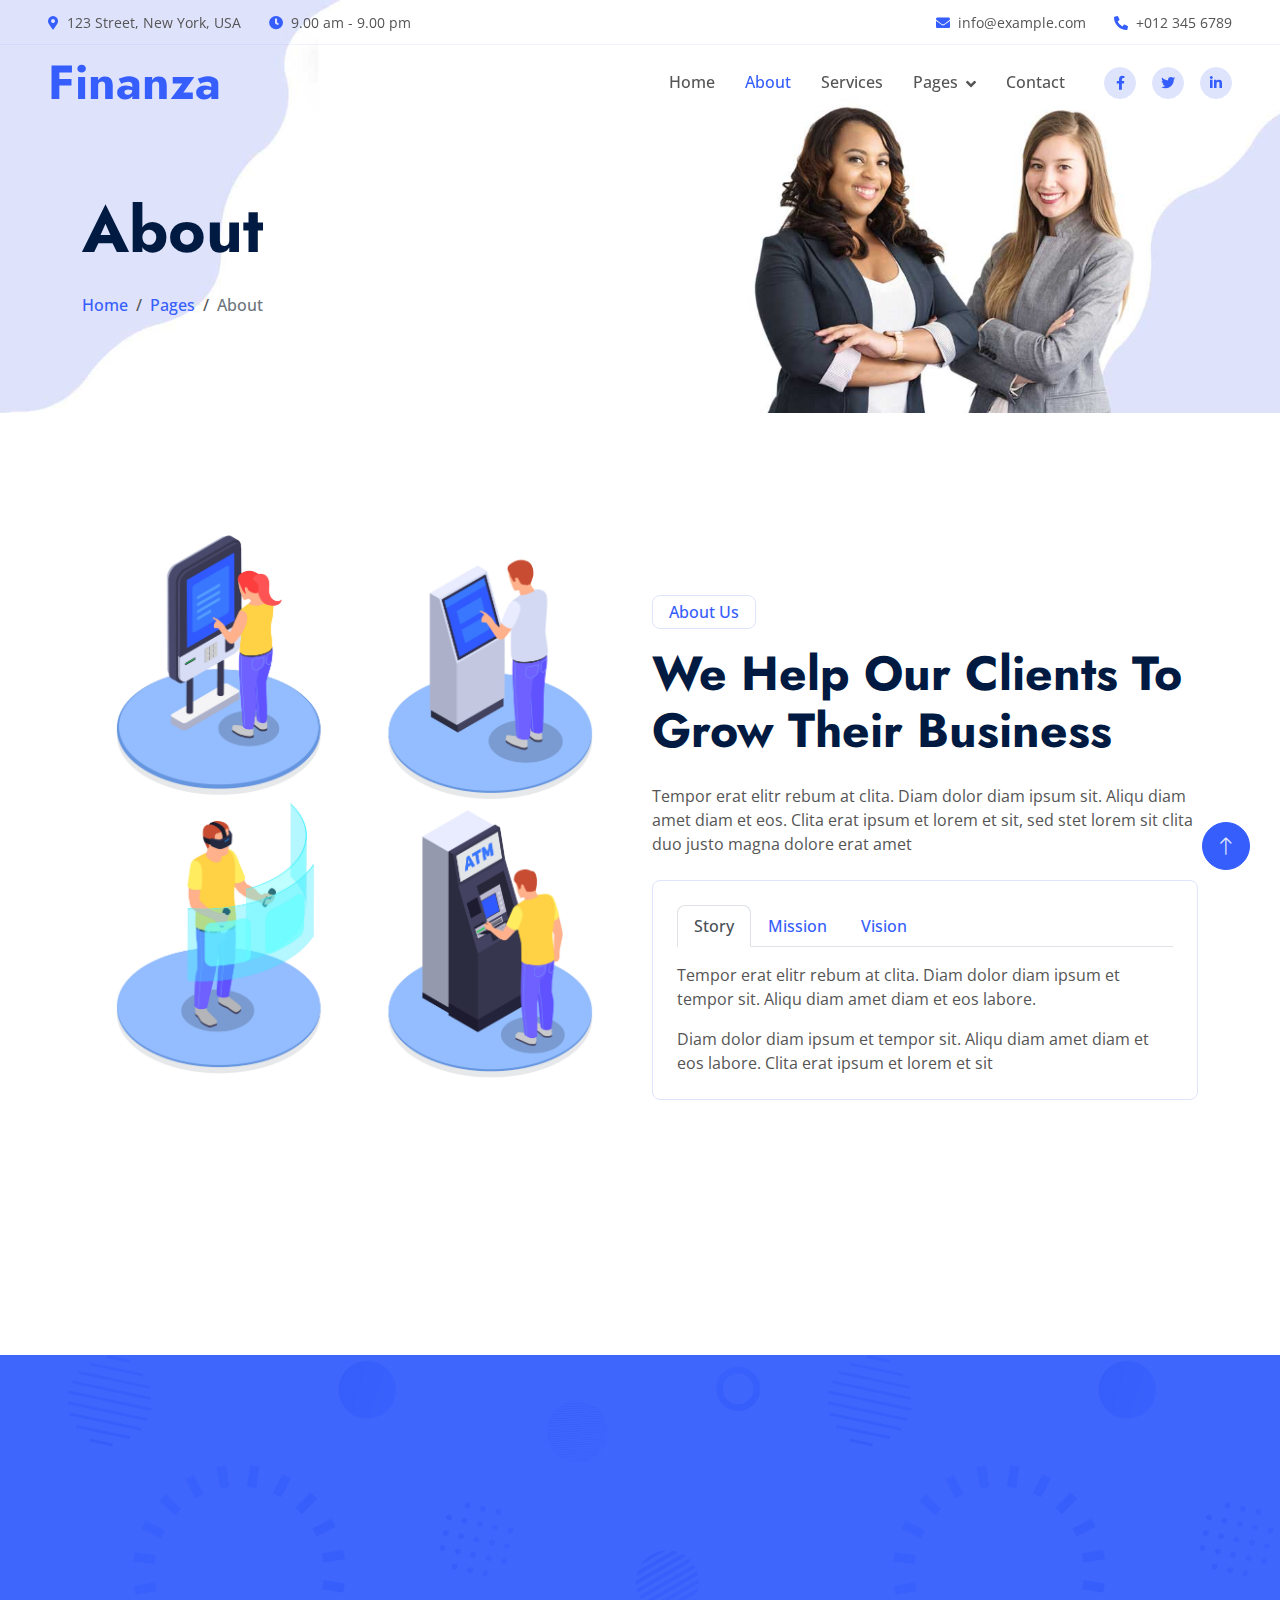
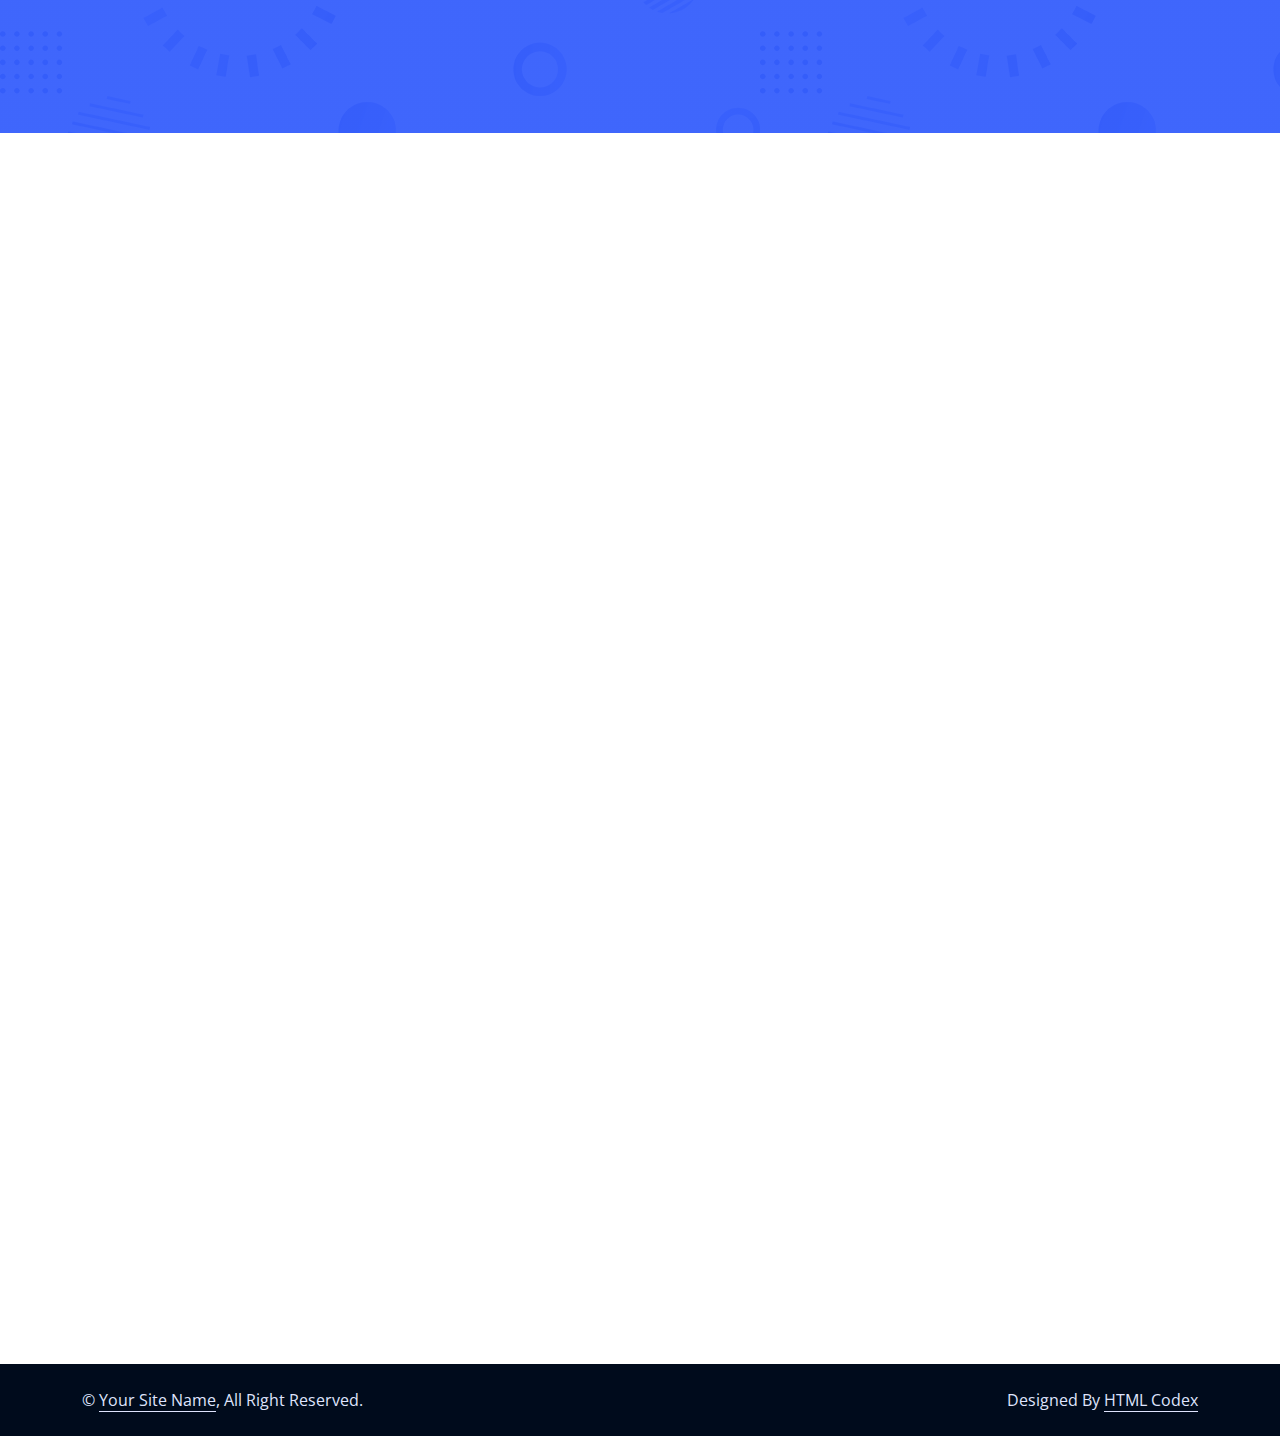
<file: about.html>
<!DOCTYPE html>
<html lang="en">

<head>
    <meta charset="utf-8">
    <title>Finanza - Financial Services Website Template</title>
    <meta content="width=device-width, initial-scale=1.0" name="viewport">
    <meta content="" name="keywords">
    <meta content="" name="description">

    <!-- Favicon -->
    <link href="img/favicon.ico" rel="icon">

    <!-- Google Web Fonts -->
    <link rel="preconnect" href="https://fonts.googleapis.com">
    <link rel="preconnect" href="https://fonts.gstatic.com" crossorigin>
    <link href="https://fonts.googleapis.com/css2?family=Jost:wght@500;600;700&family=Open+Sans:wght@400;500&display=swap" rel="stylesheet">  

    <!-- Icon Font Stylesheet -->
    <link href="https://cdnjs.cloudflare.com/ajax/libs/font-awesome/5.10.0/css/all.min.css" rel="stylesheet">
    <link href="https://cdn.jsdelivr.net/npm/bootstrap-icons@1.4.1/font/bootstrap-icons.css" rel="stylesheet">

    <!-- Libraries Stylesheet -->
    <link href="lib/animate/animate.min.css" rel="stylesheet">
    <link href="lib/owlcarousel/assets/owl.carousel.min.css" rel="stylesheet">

    <!-- Customized Bootstrap Stylesheet -->
    <link href="css/bootstrap.min.css" rel="stylesheet">

    <!-- Template Stylesheet -->
    <link href="css/style.css" rel="stylesheet">
</head>

<body>
    <!-- Spinner Start -->
    <div id="spinner" class="show bg-white position-fixed translate-middle w-100 vh-100 top-50 start-50 d-flex align-items-center justify-content-center">
        <div class="spinner-border text-primary" role="status" style="width: 3rem; height: 3rem;"></div>
    </div>
    <!-- Spinner End -->


    <!-- Navbar Start -->
    <div class="container-fluid fixed-top px-0 wow fadeIn" data-wow-delay="0.1s">
        <div class="top-bar row gx-0 align-items-center d-none d-lg-flex">
            <div class="col-lg-6 px-5 text-start">
                <small><i class="fa fa-map-marker-alt text-primary me-2"></i>123 Street, New York, USA</small>
                <small class="ms-4"><i class="fa fa-clock text-primary me-2"></i>9.00 am - 9.00 pm</small>
            </div>
            <div class="col-lg-6 px-5 text-end">
                <small><i class="fa fa-envelope text-primary me-2"></i>info@example.com</small>
                <small class="ms-4"><i class="fa fa-phone-alt text-primary me-2"></i>+012 345 6789</small>
            </div>
        </div>

        <nav class="navbar navbar-expand-lg navbar-light py-lg-0 px-lg-5 wow fadeIn" data-wow-delay="0.1s">
            <a href="index.html" class="navbar-brand ms-4 ms-lg-0">
                <h1 class="display-5 text-primary m-0">Finanza</h1>
            </a>
            <button type="button" class="navbar-toggler me-4" data-bs-toggle="collapse" data-bs-target="#navbarCollapse">
                <span class="navbar-toggler-icon"></span>
            </button>
            <div class="collapse navbar-collapse" id="navbarCollapse">
                <div class="navbar-nav ms-auto p-4 p-lg-0">
                    <a href="index.html" class="nav-item nav-link">Home</a>
                    <a href="about.html" class="nav-item nav-link active">About</a>
                    <a href="service.html" class="nav-item nav-link">Services</a>
                    <div class="nav-item dropdown">
                        <a href="#" class="nav-link dropdown-toggle" data-bs-toggle="dropdown">Pages</a>
                        <div class="dropdown-menu border-light m-0">
                            <a href="project.html" class="dropdown-item">Projects</a>
                            <a href="feature.html" class="dropdown-item">Features</a>
                            <a href="team.html" class="dropdown-item">Team Member</a>
                            <a href="testimonial.html" class="dropdown-item">Testimonial</a>
                            <a href="404.html" class="dropdown-item">404 Page</a>
                        </div>
                    </div>
                    <a href="contact.html" class="nav-item nav-link">Contact</a>
                </div>
                <div class="d-none d-lg-flex ms-2">
                    <a class="btn btn-light btn-sm-square rounded-circle ms-3" href="">
                        <small class="fab fa-facebook-f text-primary"></small>
                    </a>
                    <a class="btn btn-light btn-sm-square rounded-circle ms-3" href="">
                        <small class="fab fa-twitter text-primary"></small>
                    </a>
                    <a class="btn btn-light btn-sm-square rounded-circle ms-3" href="">
                        <small class="fab fa-linkedin-in text-primary"></small>
                    </a>
                </div>
            </div>
        </nav>
    </div>
    <!-- Navbar End -->


    <!-- Page Header Start -->
    <div class="container-fluid page-header mb-5 wow fadeIn" data-wow-delay="0.1s">
        <div class="container">
            <h1 class="display-3 mb-4 animated slideInDown">About</h1>
            <nav aria-label="breadcrumb animated slideInDown">
                <ol class="breadcrumb mb-0">
                    <li class="breadcrumb-item"><a href="#">Home</a></li>
                    <li class="breadcrumb-item"><a href="#">Pages</a></li>
                    <li class="breadcrumb-item active" aria-current="page">About</li>
                </ol>
            </nav>
        </div>
    </div>
    <!-- Page Header End -->


    <!-- About Start -->
    <div class="container-xxl py-5">
        <div class="container">
            <div class="row g-4 align-items-end mb-4">
                <div class="col-lg-6 wow fadeInUp" data-wow-delay="0.1s">
                    <img class="img-fluid rounded" src="img/about.jpg">
                </div>
                <div class="col-lg-6 wow fadeInUp" data-wow-delay="0.3s">
                    <p class="d-inline-block border rounded text-primary fw-semi-bold py-1 px-3">About Us</p>
                    <h1 class="display-5 mb-4">We Help Our Clients To Grow Their Business</h1>
                    <p class="mb-4">Tempor erat elitr rebum at clita. Diam dolor diam ipsum sit. Aliqu diam amet diam et eos. Clita erat ipsum et lorem et sit, sed stet lorem sit clita duo justo magna dolore erat amet</p>
                    <div class="border rounded p-4">
                        <nav>
                            <div class="nav nav-tabs mb-3" id="nav-tab" role="tablist">
                                <button class="nav-link fw-semi-bold active" id="nav-story-tab" data-bs-toggle="tab" data-bs-target="#nav-story" type="button" role="tab" aria-controls="nav-story" aria-selected="true">Story</button>
                                <button class="nav-link fw-semi-bold" id="nav-mission-tab" data-bs-toggle="tab" data-bs-target="#nav-mission" type="button" role="tab" aria-controls="nav-mission" aria-selected="false">Mission</button>
                                <button class="nav-link fw-semi-bold" id="nav-vision-tab" data-bs-toggle="tab" data-bs-target="#nav-vision" type="button" role="tab" aria-controls="nav-vision" aria-selected="false">Vision</button>
                            </div>
                        </nav>
                        <div class="tab-content" id="nav-tabContent">
                            <div class="tab-pane fade show active" id="nav-story" role="tabpanel" aria-labelledby="nav-story-tab">
                                <p>Tempor erat elitr rebum at clita. Diam dolor diam ipsum et tempor sit. Aliqu diam amet diam et eos labore.</p>
                                <p class="mb-0">Diam dolor diam ipsum et tempor sit. Aliqu diam amet diam et eos labore. Clita erat ipsum et lorem et sit</p>
                            </div>
                            <div class="tab-pane fade" id="nav-mission" role="tabpanel" aria-labelledby="nav-mission-tab">
                                <p>Tempor erat elitr rebum at clita. Diam dolor diam ipsum et tempor sit. Aliqu diam amet diam et eos labore.</p>
                                <p class="mb-0">Diam dolor diam ipsum et tempor sit. Aliqu diam amet diam et eos labore. Clita erat ipsum et lorem et sit</p>
                            </div>
                            <div class="tab-pane fade" id="nav-vision" role="tabpanel" aria-labelledby="nav-vision-tab">
                                <p>Tempor erat elitr rebum at clita. Diam dolor diam ipsum et tempor sit. Aliqu diam amet diam et eos labore.</p>
                                <p class="mb-0">Diam dolor diam ipsum et tempor sit. Aliqu diam amet diam et eos labore. Clita erat ipsum et lorem et sit</p>
                            </div>
                        </div>
                    </div>
                </div>
            </div>
            <div class="border rounded p-4 wow fadeInUp" data-wow-delay="0.1s">
                <div class="row g-4">
                    <div class="col-lg-4 wow fadeIn" data-wow-delay="0.1s">
                        <div class="h-100">
                            <div class="d-flex">
                                <div class="flex-shrink-0 btn-lg-square rounded-circle bg-primary">
                                    <i class="fa fa-times text-white"></i>
                                </div>
                                <div class="ps-3">
                                    <h4>No Hidden Cost</h4>
                                    <span>Clita erat ipsum lorem sit sed stet duo justo</span>
                                </div>
                                <div class="border-end d-none d-lg-block"></div>
                            </div>
                            <div class="border-bottom mt-4 d-block d-lg-none"></div>
                        </div>
                    </div>
                    <div class="col-lg-4 wow fadeIn" data-wow-delay="0.3s">
                        <div class="h-100">
                            <div class="d-flex">
                                <div class="flex-shrink-0 btn-lg-square rounded-circle bg-primary">
                                    <i class="fa fa-users text-white"></i>
                                </div>
                                <div class="ps-3">
                                    <h4>Dedicated Team</h4>
                                    <span>Clita erat ipsum lorem sit sed stet duo justo</span>
                                </div>
                                <div class="border-end d-none d-lg-block"></div>
                            </div>
                            <div class="border-bottom mt-4 d-block d-lg-none"></div>
                        </div>
                    </div>
                    <div class="col-lg-4 wow fadeIn" data-wow-delay="0.5s">
                        <div class="h-100">
                            <div class="d-flex">
                                <div class="flex-shrink-0 btn-lg-square rounded-circle bg-primary">
                                    <i class="fa fa-phone text-white"></i>
                                </div>
                                <div class="ps-3">
                                    <h4>24/7 Available</h4>
                                    <span>Clita erat ipsum lorem sit sed stet duo justo</span>
                                </div>
                            </div>
                        </div>
                    </div>
                </div>
            </div>
        </div>
    </div>
    <!-- About End -->


    <!-- Facts Start -->
    <div class="container-fluid facts my-5 py-5">
        <div class="container py-5">
            <div class="row g-5">
                <div class="col-sm-6 col-lg-3 text-center wow fadeIn" data-wow-delay="0.1s">
                    <i class="fa fa-users fa-3x text-white mb-3"></i>
                    <h1 class="display-4 text-white" data-toggle="counter-up">1234</h1>
                    <span class="fs-5 text-white">Happy Clients</span>
                    <hr class="bg-white w-25 mx-auto mb-0">
                </div>
                <div class="col-sm-6 col-lg-3 text-center wow fadeIn" data-wow-delay="0.3s">
                    <i class="fa fa-check fa-3x text-white mb-3"></i>
                    <h1 class="display-4 text-white" data-toggle="counter-up">1234</h1>
                    <span class="fs-5 text-white">Projects Completed</span>
                    <hr class="bg-white w-25 mx-auto mb-0">
                </div>
                <div class="col-sm-6 col-lg-3 text-center wow fadeIn" data-wow-delay="0.5s">
                    <i class="fa fa-users-cog fa-3x text-white mb-3"></i>
                    <h1 class="display-4 text-white" data-toggle="counter-up">1234</h1>
                    <span class="fs-5 text-white">Dedicated Staff</span>
                    <hr class="bg-white w-25 mx-auto mb-0">
                </div>
                <div class="col-sm-6 col-lg-3 text-center wow fadeIn" data-wow-delay="0.7s">
                    <i class="fa fa-award fa-3x text-white mb-3"></i>
                    <h1 class="display-4 text-white" data-toggle="counter-up">1234</h1>
                    <span class="fs-5 text-white">Awards Achieved</span>
                    <hr class="bg-white w-25 mx-auto mb-0">
                </div>
            </div>
        </div>
    </div>
    <!-- Facts End -->


    <!-- Team Start -->
    <div class="container-xxl py-5">
        <div class="container">
            <div class="text-center mx-auto wow fadeInUp" data-wow-delay="0.1s" style="max-width: 600px;">
                <p class="d-inline-block border rounded text-primary fw-semi-bold py-1 px-3">Our Team</p>
                <h1 class="display-5 mb-5">Exclusive Team</h1>
            </div>
            <div class="row g-4">
                <div class="col-lg-4 col-md-6 wow fadeInUp" data-wow-delay="0.1s">
                    <div class="team-item">
                        <img class="img-fluid rounded" src="img/team-1.jpg" alt="">
                        <div class="team-text">
                            <h4 class="mb-0">Kate Winslet</h4>
                            <div class="team-social d-flex">
                                <a class="btn btn-square rounded-circle mx-1" href=""><i class="fab fa-facebook-f"></i></a>
                                <a class="btn btn-square rounded-circle mx-1" href=""><i class="fab fa-twitter"></i></a>
                                <a class="btn btn-square rounded-circle mx-1" href=""><i class="fab fa-instagram"></i></a>
                            </div>
                        </div>
                    </div>
                </div>
                <div class="col-lg-4 col-md-6 wow fadeInUp" data-wow-delay="0.3s">
                    <div class="team-item">
                        <img class="img-fluid rounded" src="img/team-2.jpg" alt="">
                        <div class="team-text">
                            <h4 class="mb-0">Jac Jacson</h4>
                            <div class="team-social d-flex">
                                <a class="btn btn-square rounded-circle mx-1" href=""><i class="fab fa-facebook-f"></i></a>
                                <a class="btn btn-square rounded-circle mx-1" href=""><i class="fab fa-twitter"></i></a>
                                <a class="btn btn-square rounded-circle mx-1" href=""><i class="fab fa-instagram"></i></a>
                            </div>
                        </div>
                    </div>
                </div>
                <div class="col-lg-4 col-md-6 wow fadeInUp" data-wow-delay="0.5s">
                    <div class="team-item">
                        <img class="img-fluid rounded" src="img/team-3.jpg" alt="">
                        <div class="team-text">
                            <h4 class="mb-0">Doris Jordan</h4>
                            <div class="team-social d-flex">
                                <a class="btn btn-square rounded-circle mx-1" href=""><i class="fab fa-facebook-f"></i></a>
                                <a class="btn btn-square rounded-circle mx-1" href=""><i class="fab fa-twitter"></i></a>
                                <a class="btn btn-square rounded-circle mx-1" href=""><i class="fab fa-instagram"></i></a>
                            </div>
                        </div>
                    </div>
                </div>
            </div>
        </div>
    </div>
    <!-- Team End -->
        

    <!-- Footer Start -->
    <div class="container-fluid bg-dark text-light footer mt-5 py-5 wow fadeIn" data-wow-delay="0.1s">
        <div class="container py-5">
            <div class="row g-5">
                <div class="col-lg-3 col-md-6">
                    <h4 class="text-white mb-4">Our Office</h4>
                    <p class="mb-2"><i class="fa fa-map-marker-alt me-3"></i>123 Street, New York, USA</p>
                    <p class="mb-2"><i class="fa fa-phone-alt me-3"></i>+012 345 67890</p>
                    <p class="mb-2"><i class="fa fa-envelope me-3"></i>info@example.com</p>
                    <div class="d-flex pt-2">
                        <a class="btn btn-square btn-outline-light rounded-circle me-2" href=""><i class="fab fa-twitter"></i></a>
                        <a class="btn btn-square btn-outline-light rounded-circle me-2" href=""><i class="fab fa-facebook-f"></i></a>
                        <a class="btn btn-square btn-outline-light rounded-circle me-2" href=""><i class="fab fa-youtube"></i></a>
                        <a class="btn btn-square btn-outline-light rounded-circle me-2" href=""><i class="fab fa-linkedin-in"></i></a>
                    </div>
                </div>
                <div class="col-lg-3 col-md-6">
                    <h4 class="text-white mb-4">Services</h4>
                    <a class="btn btn-link" href="">Financial Planning</a>
                    <a class="btn btn-link" href="">Cash Investment</a>
                    <a class="btn btn-link" href="">Financial Consultancy</a>
                    <a class="btn btn-link" href="">Business Loans</a>
                    <a class="btn btn-link" href="">Business Analysis</a>
                </div>
                <div class="col-lg-3 col-md-6">
                    <h4 class="text-white mb-4">Quick Links</h4>
                    <a class="btn btn-link" href="">About Us</a>
                    <a class="btn btn-link" href="">Contact Us</a>
                    <a class="btn btn-link" href="">Our Services</a>
                    <a class="btn btn-link" href="">Terms & Condition</a>
                    <a class="btn btn-link" href="">Support</a>
                </div>
                <div class="col-lg-3 col-md-6">
                    <h4 class="text-white mb-4">Newsletter</h4>
                    <p>Dolor amet sit justo amet elitr clita ipsum elitr est.</p>
                    <div class="position-relative w-100">
                        <input class="form-control bg-white border-0 w-100 py-3 ps-4 pe-5" type="text" placeholder="Your email">
                        <button type="button" class="btn btn-primary py-2 position-absolute top-0 end-0 mt-2 me-2">SignUp</button>
                    </div>
                </div>
            </div>
        </div>
    </div>
    <!-- Footer End -->


    <!-- Copyright Start -->
    <div class="container-fluid copyright py-4">
        <div class="container">
            <div class="row">
                <div class="col-md-6 text-center text-md-start mb-3 mb-md-0">
                    &copy; <a class="border-bottom" href="#">Your Site Name</a>, All Right Reserved.
                </div>
                <div class="col-md-6 text-center text-md-end">
                    <!--/*** This template is free as long as you keep the footer author’s credit link/attribution link/backlink. If you'd like to use the template without the footer author’s credit link/attribution link/backlink, you can purchase the Credit Removal License from "https://htmlcodex.com/credit-removal". Thank you for your support. ***/-->
                    Designed By <a class="border-bottom" href="https://htmlcodex.com">HTML Codex</a>
                </div>
            </div>
        </div>
    </div>
    <!-- Copyright End -->


    <!-- Back to Top -->
    <a href="#" class="btn btn-lg btn-primary btn-lg-square rounded-circle back-to-top"><i class="bi bi-arrow-up"></i></a>


    <!-- JavaScript Libraries -->
    <script src="https://code.jquery.com/jquery-3.4.1.min.js"></script>
    <script src="https://cdn.jsdelivr.net/npm/bootstrap@5.0.0/dist/js/bootstrap.bundle.min.js"></script>
    <script src="lib/wow/wow.min.js"></script>
    <script src="lib/easing/easing.min.js"></script>
    <script src="lib/waypoints/waypoints.min.js"></script>
    <script src="lib/owlcarousel/owl.carousel.min.js"></script>
    <script src="lib/counterup/counterup.min.js"></script>

    <!-- Template Javascript -->
    <script src="js/main.js"></script>
</body>

</html>
</file>
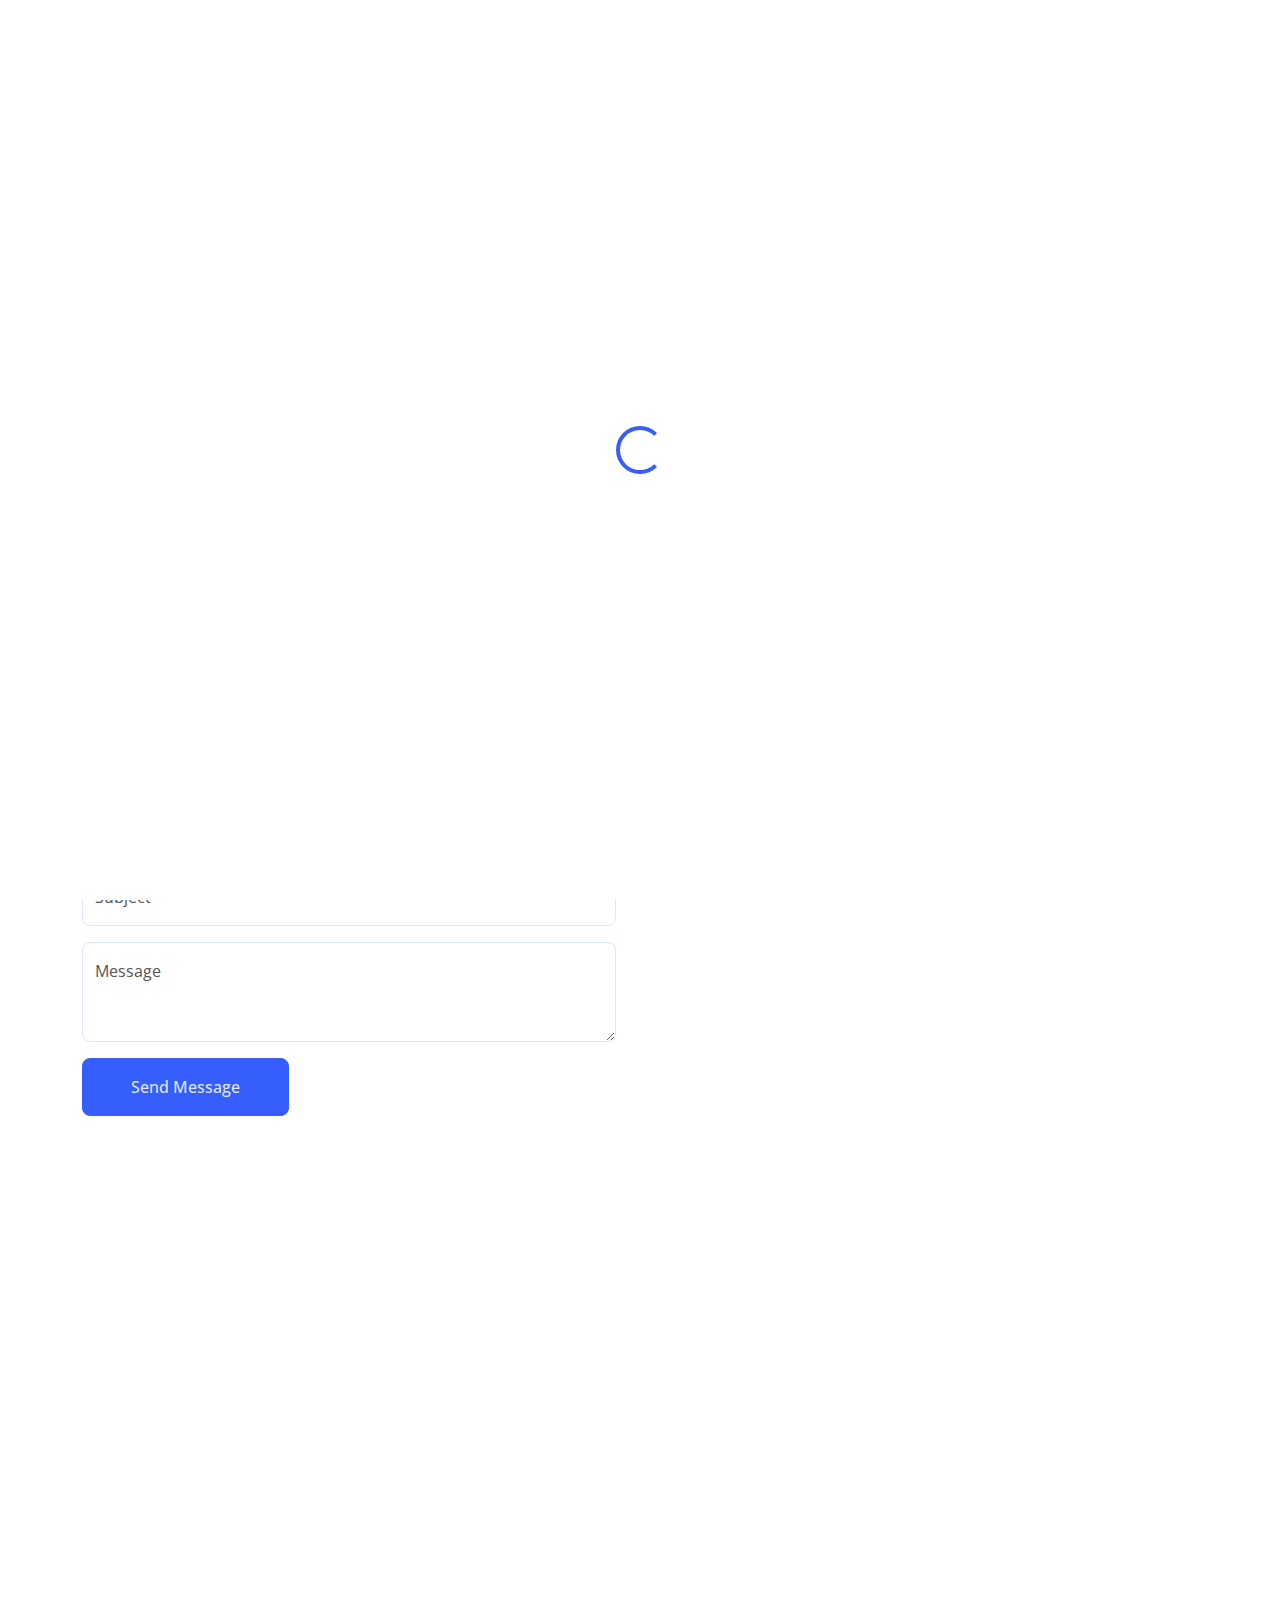
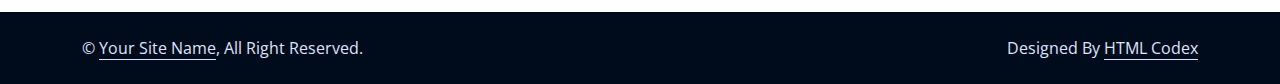
<file: contact.html>
<!DOCTYPE html>
<html lang="en">

<head>
    <meta charset="utf-8">
    <title>Finanza - Financial Services Website Template</title>
    <meta content="width=device-width, initial-scale=1.0" name="viewport">
    <meta content="" name="keywords">
    <meta content="" name="description">

    <!-- Favicon -->
    <link href="img/favicon.ico" rel="icon">

    <!-- Google Web Fonts -->
    <link rel="preconnect" href="https://fonts.googleapis.com">
    <link rel="preconnect" href="https://fonts.gstatic.com" crossorigin>
    <link href="https://fonts.googleapis.com/css2?family=Jost:wght@500;600;700&family=Open+Sans:wght@400;500&display=swap" rel="stylesheet">  

    <!-- Icon Font Stylesheet -->
    <link href="https://cdnjs.cloudflare.com/ajax/libs/font-awesome/5.10.0/css/all.min.css" rel="stylesheet">
    <link href="https://cdn.jsdelivr.net/npm/bootstrap-icons@1.4.1/font/bootstrap-icons.css" rel="stylesheet">

    <!-- Libraries Stylesheet -->
    <link href="lib/animate/animate.min.css" rel="stylesheet">
    <link href="lib/owlcarousel/assets/owl.carousel.min.css" rel="stylesheet">

    <!-- Customized Bootstrap Stylesheet -->
    <link href="css/bootstrap.min.css" rel="stylesheet">

    <!-- Template Stylesheet -->
    <link href="css/style.css" rel="stylesheet">
</head>

<body>
    <!-- Spinner Start -->
    <div id="spinner" class="show bg-white position-fixed translate-middle w-100 vh-100 top-50 start-50 d-flex align-items-center justify-content-center">
        <div class="spinner-border text-primary" role="status" style="width: 3rem; height: 3rem;"></div>
    </div>
    <!-- Spinner End -->


    <!-- Navbar Start -->
    <div class="container-fluid fixed-top px-0 wow fadeIn" data-wow-delay="0.1s">
        <div class="top-bar row gx-0 align-items-center d-none d-lg-flex">
            <div class="col-lg-6 px-5 text-start">
                <small><i class="fa fa-map-marker-alt text-primary me-2"></i>123 Street, New York, USA</small>
                <small class="ms-4"><i class="fa fa-clock text-primary me-2"></i>9.00 am - 9.00 pm</small>
            </div>
            <div class="col-lg-6 px-5 text-end">
                <small><i class="fa fa-envelope text-primary me-2"></i>info@example.com</small>
                <small class="ms-4"><i class="fa fa-phone-alt text-primary me-2"></i>+012 345 6789</small>
            </div>
        </div>

        <nav class="navbar navbar-expand-lg navbar-light py-lg-0 px-lg-5 wow fadeIn" data-wow-delay="0.1s">
            <a href="index.html" class="navbar-brand ms-4 ms-lg-0">
                <h1 class="display-5 text-primary m-0">Finanza</h1>
            </a>
            <button type="button" class="navbar-toggler me-4" data-bs-toggle="collapse" data-bs-target="#navbarCollapse">
                <span class="navbar-toggler-icon"></span>
            </button>
            <div class="collapse navbar-collapse" id="navbarCollapse">
                <div class="navbar-nav ms-auto p-4 p-lg-0">
                    <a href="index.html" class="nav-item nav-link">Home</a>
                    <a href="about.html" class="nav-item nav-link">About</a>
                    <a href="service.html" class="nav-item nav-link">Services</a>
                    <div class="nav-item dropdown">
                        <a href="#" class="nav-link dropdown-toggle" data-bs-toggle="dropdown">Pages</a>
                        <div class="dropdown-menu border-light m-0">
                            <a href="project.html" class="dropdown-item">Projects</a>
                            <a href="feature.html" class="dropdown-item">Features</a>
                            <a href="team.html" class="dropdown-item">Team Member</a>
                            <a href="testimonial.html" class="dropdown-item">Testimonial</a>
                            <a href="404.html" class="dropdown-item">404 Page</a>
                        </div>
                    </div>
                    <a href="contact.html" class="nav-item nav-link active">Contact</a>
                </div>
                <div class="d-none d-lg-flex ms-2">
                    <a class="btn btn-light btn-sm-square rounded-circle ms-3" href="">
                        <small class="fab fa-facebook-f text-primary"></small>
                    </a>
                    <a class="btn btn-light btn-sm-square rounded-circle ms-3" href="">
                        <small class="fab fa-twitter text-primary"></small>
                    </a>
                    <a class="btn btn-light btn-sm-square rounded-circle ms-3" href="">
                        <small class="fab fa-linkedin-in text-primary"></small>
                    </a>
                </div>
            </div>
        </nav>
    </div>
    <!-- Navbar End -->


    <!-- Page Header Start -->
    <div class="container-fluid page-header mb-5 wow fadeIn" data-wow-delay="0.1s">
        <div class="container">
            <h1 class="display-3 mb-4 animated slideInDown">Contact</h1>
            <nav aria-label="breadcrumb animated slideInDown">
                <ol class="breadcrumb mb-0">
                    <li class="breadcrumb-item"><a href="#">Home</a></li>
                    <li class="breadcrumb-item"><a href="#">Pages</a></li>
                    <li class="breadcrumb-item active" aria-current="page">Contact</li>
                </ol>
            </nav>
        </div>
    </div>
    <!-- Page Header End -->


    <!-- Contact Start -->
    <div class="container-xxl py-5">
        <div class="container">
            <div class="row g-5">
                <div class="col-lg-6 wow fadeIn" data-wow-delay="0.1s">
                    <p class="d-inline-block border rounded text-primary fw-semi-bold py-1 px-3">Contact</p>
                    <h1 class="display-5 mb-4">If You Have Any Query, Please Contact Us</h1>
                    <p class="mb-4">The contact form is currently inactive. Get a functional and working contact form with Ajax & PHP in a few minutes. Just copy and paste the files, add a little code and you're done. <a href="https://htmlcodex.com/contact-form">Download Now</a>.</p>
                    <form>
                        <div class="row g-3">
                            <div class="col-md-6">
                                <div class="form-floating">
                                    <input type="text" class="form-control" id="name" placeholder="Your Name">
                                    <label for="name">Your Name</label>
                                </div>
                            </div>
                            <div class="col-md-6">
                                <div class="form-floating">
                                    <input type="email" class="form-control" id="email" placeholder="Your Email">
                                    <label for="email">Your Email</label>
                                </div>
                            </div>
                            <div class="col-12">
                                <div class="form-floating">
                                    <input type="text" class="form-control" id="subject" placeholder="Subject">
                                    <label for="subject">Subject</label>
                                </div>
                            </div>
                            <div class="col-12">
                                <div class="form-floating">
                                    <textarea class="form-control" placeholder="Leave a message here" id="message" style="height: 100px"></textarea>
                                    <label for="message">Message</label>
                                </div>
                            </div>
                            <div class="col-12">
                                <button class="btn btn-primary py-3 px-5" type="submit">Send Message</button>
                            </div>
                        </div>
                    </form>
                </div>
                <div class="col-lg-6 wow fadeIn" data-wow-delay="0.5s" style="min-height: 450px;">
                    <div class="position-relative rounded overflow-hidden h-100">
                        <iframe class="position-relative w-100 h-100"
                        src="https://www.google.com/maps/embed?pb=!1m18!1m12!1m3!1d3001156.4288297426!2d-78.01371936852176!3d42.72876761954724!2m3!1f0!2f0!3f0!3m2!1i1024!2i768!4f13.1!3m3!1m2!1s0x4ccc4bf0f123a5a9%3A0xddcfc6c1de189567!2sNew%20York%2C%20USA!5e0!3m2!1sen!2sbd!4v1603794290143!5m2!1sen!2sbd"
                        frameborder="0" style="min-height: 450px; border:0;" allowfullscreen="" aria-hidden="false"
                        tabindex="0"></iframe>
                    </div>
                </div>
            </div>
        </div>
    </div>
    <!-- Contact End -->


    <!-- Footer Start -->
    <div class="container-fluid bg-dark text-light footer mt-5 py-5 wow fadeIn" data-wow-delay="0.1s">
        <div class="container py-5">
            <div class="row g-5">
                <div class="col-lg-3 col-md-6">
                    <h4 class="text-white mb-4">Our Office</h4>
                    <p class="mb-2"><i class="fa fa-map-marker-alt me-3"></i>123 Street, New York, USA</p>
                    <p class="mb-2"><i class="fa fa-phone-alt me-3"></i>+012 345 67890</p>
                    <p class="mb-2"><i class="fa fa-envelope me-3"></i>info@example.com</p>
                    <div class="d-flex pt-2">
                        <a class="btn btn-square btn-outline-light rounded-circle me-2" href=""><i class="fab fa-twitter"></i></a>
                        <a class="btn btn-square btn-outline-light rounded-circle me-2" href=""><i class="fab fa-facebook-f"></i></a>
                        <a class="btn btn-square btn-outline-light rounded-circle me-2" href=""><i class="fab fa-youtube"></i></a>
                        <a class="btn btn-square btn-outline-light rounded-circle me-2" href=""><i class="fab fa-linkedin-in"></i></a>
                    </div>
                </div>
                <div class="col-lg-3 col-md-6">
                    <h4 class="text-white mb-4">Services</h4>
                    <a class="btn btn-link" href="">Financial Planning</a>
                    <a class="btn btn-link" href="">Cash Investment</a>
                    <a class="btn btn-link" href="">Financial Consultancy</a>
                    <a class="btn btn-link" href="">Business Loans</a>
                    <a class="btn btn-link" href="">Business Analysis</a>
                </div>
                <div class="col-lg-3 col-md-6">
                    <h4 class="text-white mb-4">Quick Links</h4>
                    <a class="btn btn-link" href="">About Us</a>
                    <a class="btn btn-link" href="">Contact Us</a>
                    <a class="btn btn-link" href="">Our Services</a>
                    <a class="btn btn-link" href="">Terms & Condition</a>
                    <a class="btn btn-link" href="">Support</a>
                </div>
                <div class="col-lg-3 col-md-6">
                    <h4 class="text-white mb-4">Newsletter</h4>
                    <p>Dolor amet sit justo amet elitr clita ipsum elitr est.</p>
                    <div class="position-relative w-100">
                        <input class="form-control bg-white border-0 w-100 py-3 ps-4 pe-5" type="text" placeholder="Your email">
                        <button type="button" class="btn btn-primary py-2 position-absolute top-0 end-0 mt-2 me-2">SignUp</button>
                    </div>
                </div>
            </div>
        </div>
    </div>
    <!-- Footer End -->


    <!-- Copyright Start -->
    <div class="container-fluid copyright py-4">
        <div class="container">
            <div class="row">
                <div class="col-md-6 text-center text-md-start mb-3 mb-md-0">
                    &copy; <a class="border-bottom" href="#">Your Site Name</a>, All Right Reserved.
                </div>
                <div class="col-md-6 text-center text-md-end">
                    <!--/*** This template is free as long as you keep the footer author’s credit link/attribution link/backlink. If you'd like to use the template without the footer author’s credit link/attribution link/backlink, you can purchase the Credit Removal License from "https://htmlcodex.com/credit-removal". Thank you for your support. ***/-->
                    Designed By <a class="border-bottom" href="https://htmlcodex.com">HTML Codex</a>
                </div>
            </div>
        </div>
    </div>
    <!-- Copyright End -->


    <!-- Back to Top -->
    <a href="#" class="btn btn-lg btn-primary btn-lg-square rounded-circle back-to-top"><i class="bi bi-arrow-up"></i></a>


    <!-- JavaScript Libraries -->
    <script src="https://code.jquery.com/jquery-3.4.1.min.js"></script>
    <script src="https://cdn.jsdelivr.net/npm/bootstrap@5.0.0/dist/js/bootstrap.bundle.min.js"></script>
    <script src="lib/wow/wow.min.js"></script>
    <script src="lib/easing/easing.min.js"></script>
    <script src="lib/waypoints/waypoints.min.js"></script>
    <script src="lib/owlcarousel/owl.carousel.min.js"></script>
    <script src="lib/counterup/counterup.min.js"></script>

    <!-- Template Javascript -->
    <script src="js/main.js"></script>
</body>

</html>
</file>
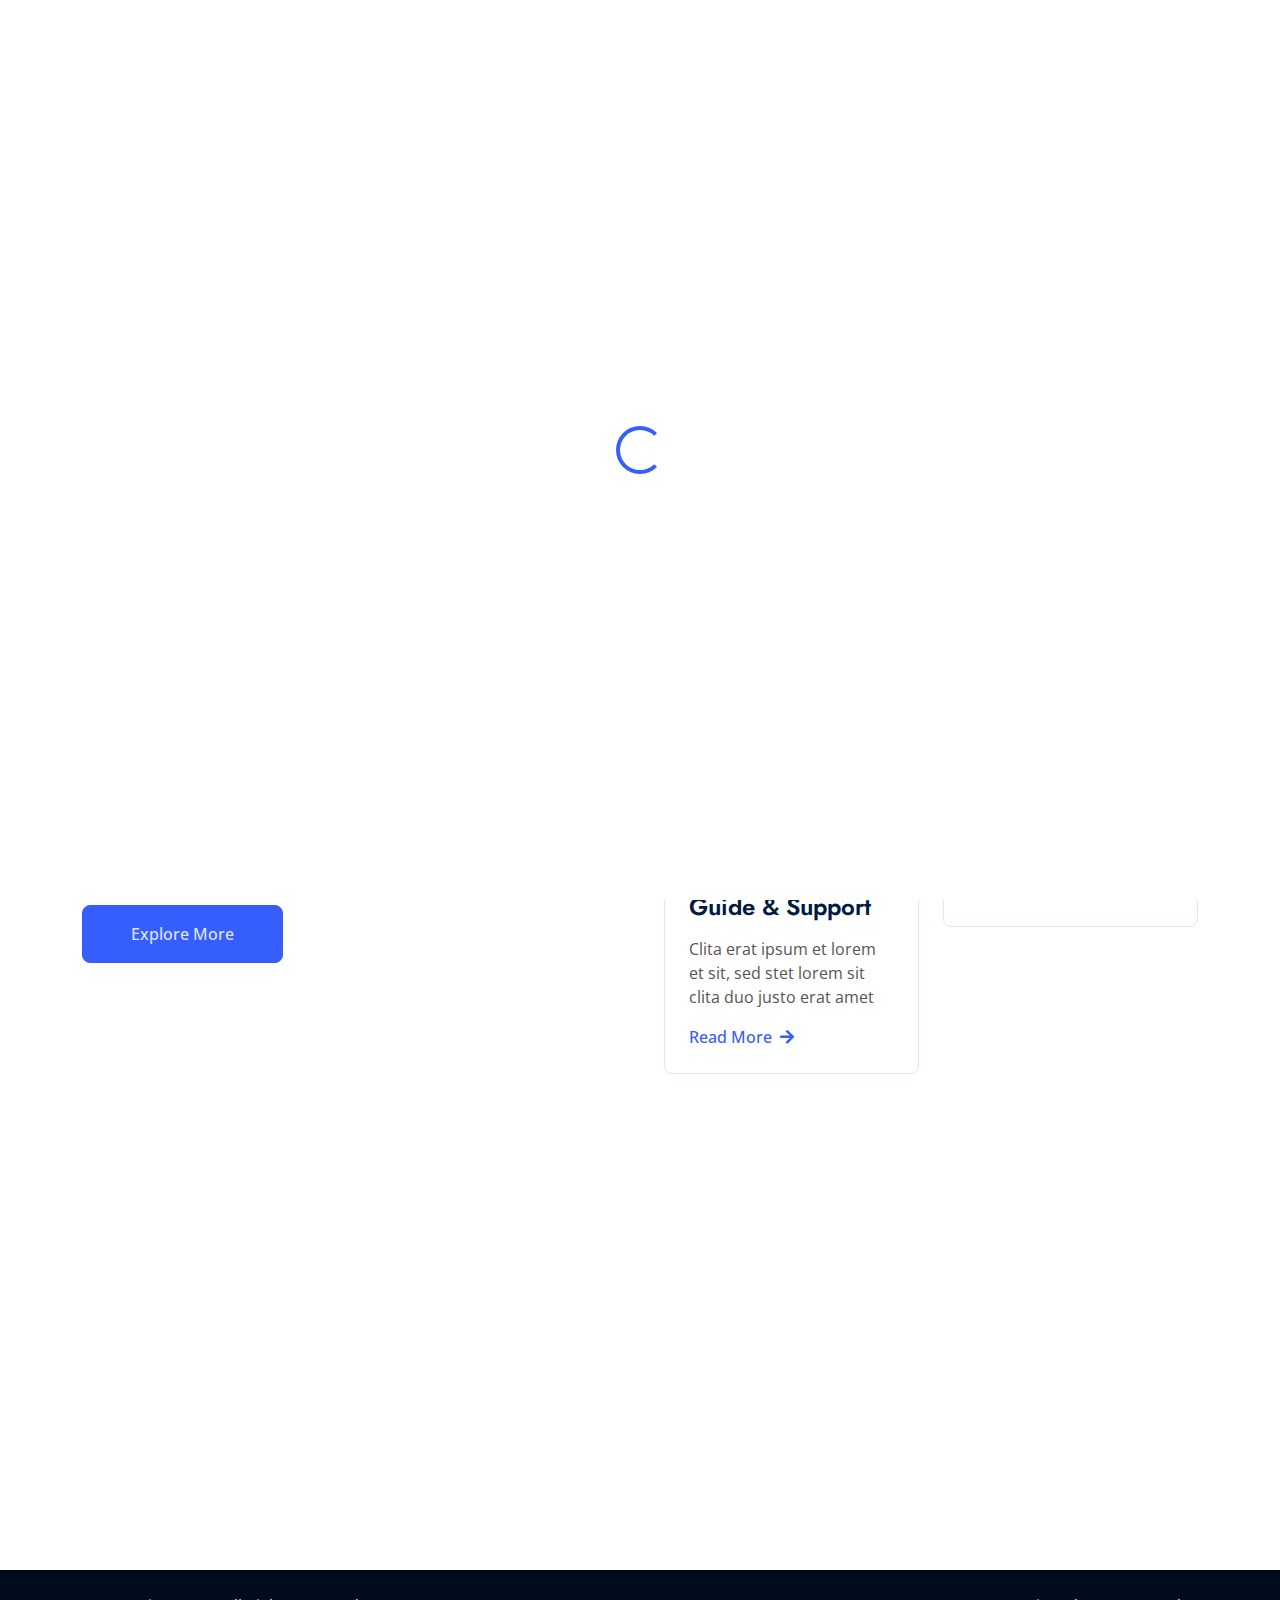
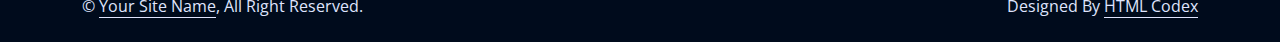
<file: feature.html>
<!DOCTYPE html>
<html lang="en">

<head>
    <meta charset="utf-8">
    <title>Finanza - Financial Services Website Template</title>
    <meta content="width=device-width, initial-scale=1.0" name="viewport">
    <meta content="" name="keywords">
    <meta content="" name="description">

    <!-- Favicon -->
    <link href="img/favicon.ico" rel="icon">

    <!-- Google Web Fonts -->
    <link rel="preconnect" href="https://fonts.googleapis.com">
    <link rel="preconnect" href="https://fonts.gstatic.com" crossorigin>
    <link href="https://fonts.googleapis.com/css2?family=Jost:wght@500;600;700&family=Open+Sans:wght@400;500&display=swap" rel="stylesheet">  

    <!-- Icon Font Stylesheet -->
    <link href="https://cdnjs.cloudflare.com/ajax/libs/font-awesome/5.10.0/css/all.min.css" rel="stylesheet">
    <link href="https://cdn.jsdelivr.net/npm/bootstrap-icons@1.4.1/font/bootstrap-icons.css" rel="stylesheet">

    <!-- Libraries Stylesheet -->
    <link href="lib/animate/animate.min.css" rel="stylesheet">
    <link href="lib/owlcarousel/assets/owl.carousel.min.css" rel="stylesheet">

    <!-- Customized Bootstrap Stylesheet -->
    <link href="css/bootstrap.min.css" rel="stylesheet">

    <!-- Template Stylesheet -->
    <link href="css/style.css" rel="stylesheet">
</head>

<body>
    <!-- Spinner Start -->
    <div id="spinner" class="show bg-white position-fixed translate-middle w-100 vh-100 top-50 start-50 d-flex align-items-center justify-content-center">
        <div class="spinner-border text-primary" role="status" style="width: 3rem; height: 3rem;"></div>
    </div>
    <!-- Spinner End -->


    <!-- Navbar Start -->
    <div class="container-fluid fixed-top px-0 wow fadeIn" data-wow-delay="0.1s">
        <div class="top-bar row gx-0 align-items-center d-none d-lg-flex">
            <div class="col-lg-6 px-5 text-start">
                <small><i class="fa fa-map-marker-alt text-primary me-2"></i>123 Street, New York, USA</small>
                <small class="ms-4"><i class="fa fa-clock text-primary me-2"></i>9.00 am - 9.00 pm</small>
            </div>
            <div class="col-lg-6 px-5 text-end">
                <small><i class="fa fa-envelope text-primary me-2"></i>info@example.com</small>
                <small class="ms-4"><i class="fa fa-phone-alt text-primary me-2"></i>+012 345 6789</small>
            </div>
        </div>

        <nav class="navbar navbar-expand-lg navbar-light py-lg-0 px-lg-5 wow fadeIn" data-wow-delay="0.1s">
            <a href="index.html" class="navbar-brand ms-4 ms-lg-0">
                <h1 class="display-5 text-primary m-0">Finanza</h1>
            </a>
            <button type="button" class="navbar-toggler me-4" data-bs-toggle="collapse" data-bs-target="#navbarCollapse">
                <span class="navbar-toggler-icon"></span>
            </button>
            <div class="collapse navbar-collapse" id="navbarCollapse">
                <div class="navbar-nav ms-auto p-4 p-lg-0">
                    <a href="index.html" class="nav-item nav-link">Home</a>
                    <a href="about.html" class="nav-item nav-link">About</a>
                    <a href="service.html" class="nav-item nav-link">Services</a>
                    <div class="nav-item dropdown">
                        <a href="#" class="nav-link dropdown-toggle active" data-bs-toggle="dropdown">Pages</a>
                        <div class="dropdown-menu border-light m-0">
                            <a href="project.html" class="dropdown-item">Projects</a>
                            <a href="feature.html" class="dropdown-item active">Features</a>
                            <a href="team.html" class="dropdown-item">Team Member</a>
                            <a href="testimonial.html" class="dropdown-item">Testimonial</a>
                            <a href="404.html" class="dropdown-item">404 Page</a>
                        </div>
                    </div>
                    <a href="contact.html" class="nav-item nav-link">Contact</a>
                </div>
                <div class="d-none d-lg-flex ms-2">
                    <a class="btn btn-light btn-sm-square rounded-circle ms-3" href="">
                        <small class="fab fa-facebook-f text-primary"></small>
                    </a>
                    <a class="btn btn-light btn-sm-square rounded-circle ms-3" href="">
                        <small class="fab fa-twitter text-primary"></small>
                    </a>
                    <a class="btn btn-light btn-sm-square rounded-circle ms-3" href="">
                        <small class="fab fa-linkedin-in text-primary"></small>
                    </a>
                </div>
            </div>
        </nav>
    </div>
    <!-- Navbar End -->


    <!-- Page Header Start -->
    <div class="container-fluid page-header mb-5 wow fadeIn" data-wow-delay="0.1s">
        <div class="container">
            <h1 class="display-3 mb-4 animated slideInDown">Features</h1>
            <nav aria-label="breadcrumb animated slideInDown">
                <ol class="breadcrumb mb-0">
                    <li class="breadcrumb-item"><a href="#">Home</a></li>
                    <li class="breadcrumb-item"><a href="#">Pages</a></li>
                    <li class="breadcrumb-item active" aria-current="page">Features</li>
                </ol>
            </nav>
        </div>
    </div>
    <!-- Page Header End -->


    <!-- Features Start -->
    <div class="container-xxl feature py-5">
        <div class="container">
            <div class="row g-5 align-items-center">
                <div class="col-lg-6 wow fadeInUp" data-wow-delay="0.1s">
                    <p class="d-inline-block border rounded text-primary fw-semi-bold py-1 px-3">Why Choosing Us!</p>
                    <h1 class="display-5 mb-4">Few Reasons Why People Choosing Us!</h1>
                    <p class="mb-4">Tempor erat elitr rebum at clita. Diam dolor diam ipsum sit. Aliqu diam amet diam et eos. Clita erat ipsum et lorem et sit, sed stet lorem sit clita duo justo magna dolore erat amet</p>
                    <a class="btn btn-primary py-3 px-5" href="">Explore More</a>
                </div>
                <div class="col-lg-6">
                    <div class="row g-4 align-items-center">
                        <div class="col-md-6">
                            <div class="row g-4">
                                <div class="col-12 wow fadeIn" data-wow-delay="0.3s">
                                    <div class="feature-box border rounded p-4">
                                        <i class="fa fa-check fa-3x text-primary mb-3"></i>
                                        <h4 class="mb-3">Fast Executions</h4>
                                        <p class="mb-3">Clita erat ipsum et lorem et sit, sed stet lorem sit clita duo justo erat amet</p>
                                        <a class="fw-semi-bold" href="">Read More <i class="fa fa-arrow-right ms-1"></i></a>
                                    </div>
                                </div>
                                <div class="col-12 wow fadeIn" data-wow-delay="0.5s">
                                    <div class="feature-box border rounded p-4">
                                        <i class="fa fa-check fa-3x text-primary mb-3"></i>
                                        <h4 class="mb-3">Guide & Support</h4>
                                        <p class="mb-3">Clita erat ipsum et lorem et sit, sed stet lorem sit clita duo justo erat amet</p>
                                        <a class="fw-semi-bold" href="">Read More <i class="fa fa-arrow-right ms-1"></i></a>
                                    </div>
                                </div>
                            </div>
                        </div>
                        <div class="col-md-6 wow fadeIn" data-wow-delay="0.7s">
                            <div class="feature-box border rounded p-4">
                                <i class="fa fa-check fa-3x text-primary mb-3"></i>
                                <h4 class="mb-3">Financial Secure</h4>
                                <p class="mb-3">Clita erat ipsum et lorem et sit, sed stet lorem sit clita duo justo erat amet</p>
                                <a class="fw-semi-bold" href="">Read More <i class="fa fa-arrow-right ms-1"></i></a>
                            </div>
                        </div>
                    </div>
                </div>
            </div>
        </div>
    </div>
    <!-- Features End -->
        

    <!-- Footer Start -->
    <div class="container-fluid bg-dark text-light footer mt-5 py-5 wow fadeIn" data-wow-delay="0.1s">
        <div class="container py-5">
            <div class="row g-5">
                <div class="col-lg-3 col-md-6">
                    <h4 class="text-white mb-4">Our Office</h4>
                    <p class="mb-2"><i class="fa fa-map-marker-alt me-3"></i>123 Street, New York, USA</p>
                    <p class="mb-2"><i class="fa fa-phone-alt me-3"></i>+012 345 67890</p>
                    <p class="mb-2"><i class="fa fa-envelope me-3"></i>info@example.com</p>
                    <div class="d-flex pt-2">
                        <a class="btn btn-square btn-outline-light rounded-circle me-2" href=""><i class="fab fa-twitter"></i></a>
                        <a class="btn btn-square btn-outline-light rounded-circle me-2" href=""><i class="fab fa-facebook-f"></i></a>
                        <a class="btn btn-square btn-outline-light rounded-circle me-2" href=""><i class="fab fa-youtube"></i></a>
                        <a class="btn btn-square btn-outline-light rounded-circle me-2" href=""><i class="fab fa-linkedin-in"></i></a>
                    </div>
                </div>
                <div class="col-lg-3 col-md-6">
                    <h4 class="text-white mb-4">Services</h4>
                    <a class="btn btn-link" href="">Financial Planning</a>
                    <a class="btn btn-link" href="">Cash Investment</a>
                    <a class="btn btn-link" href="">Financial Consultancy</a>
                    <a class="btn btn-link" href="">Business Loans</a>
                    <a class="btn btn-link" href="">Business Analysis</a>
                </div>
                <div class="col-lg-3 col-md-6">
                    <h4 class="text-white mb-4">Quick Links</h4>
                    <a class="btn btn-link" href="">About Us</a>
                    <a class="btn btn-link" href="">Contact Us</a>
                    <a class="btn btn-link" href="">Our Services</a>
                    <a class="btn btn-link" href="">Terms & Condition</a>
                    <a class="btn btn-link" href="">Support</a>
                </div>
                <div class="col-lg-3 col-md-6">
                    <h4 class="text-white mb-4">Newsletter</h4>
                    <p>Dolor amet sit justo amet elitr clita ipsum elitr est.</p>
                    <div class="position-relative w-100">
                        <input class="form-control bg-white border-0 w-100 py-3 ps-4 pe-5" type="text" placeholder="Your email">
                        <button type="button" class="btn btn-primary py-2 position-absolute top-0 end-0 mt-2 me-2">SignUp</button>
                    </div>
                </div>
            </div>
        </div>
    </div>
    <!-- Footer End -->


    <!-- Copyright Start -->
    <div class="container-fluid copyright py-4">
        <div class="container">
            <div class="row">
                <div class="col-md-6 text-center text-md-start mb-3 mb-md-0">
                    &copy; <a class="border-bottom" href="#">Your Site Name</a>, All Right Reserved.
                </div>
                <div class="col-md-6 text-center text-md-end">
                    <!--/*** This template is free as long as you keep the footer author’s credit link/attribution link/backlink. If you'd like to use the template without the footer author’s credit link/attribution link/backlink, you can purchase the Credit Removal License from "https://htmlcodex.com/credit-removal". Thank you for your support. ***/-->
                    Designed By <a class="border-bottom" href="https://htmlcodex.com">HTML Codex</a>
                </div>
            </div>
        </div>
    </div>
    <!-- Copyright End -->


    <!-- Back to Top -->
    <a href="#" class="btn btn-lg btn-primary btn-lg-square rounded-circle back-to-top"><i class="bi bi-arrow-up"></i></a>


    <!-- JavaScript Libraries -->
    <script src="https://code.jquery.com/jquery-3.4.1.min.js"></script>
    <script src="https://cdn.jsdelivr.net/npm/bootstrap@5.0.0/dist/js/bootstrap.bundle.min.js"></script>
    <script src="lib/wow/wow.min.js"></script>
    <script src="lib/easing/easing.min.js"></script>
    <script src="lib/waypoints/waypoints.min.js"></script>
    <script src="lib/owlcarousel/owl.carousel.min.js"></script>
    <script src="lib/counterup/counterup.min.js"></script>

    <!-- Template Javascript -->
    <script src="js/main.js"></script>
</body>

</html>
</file>
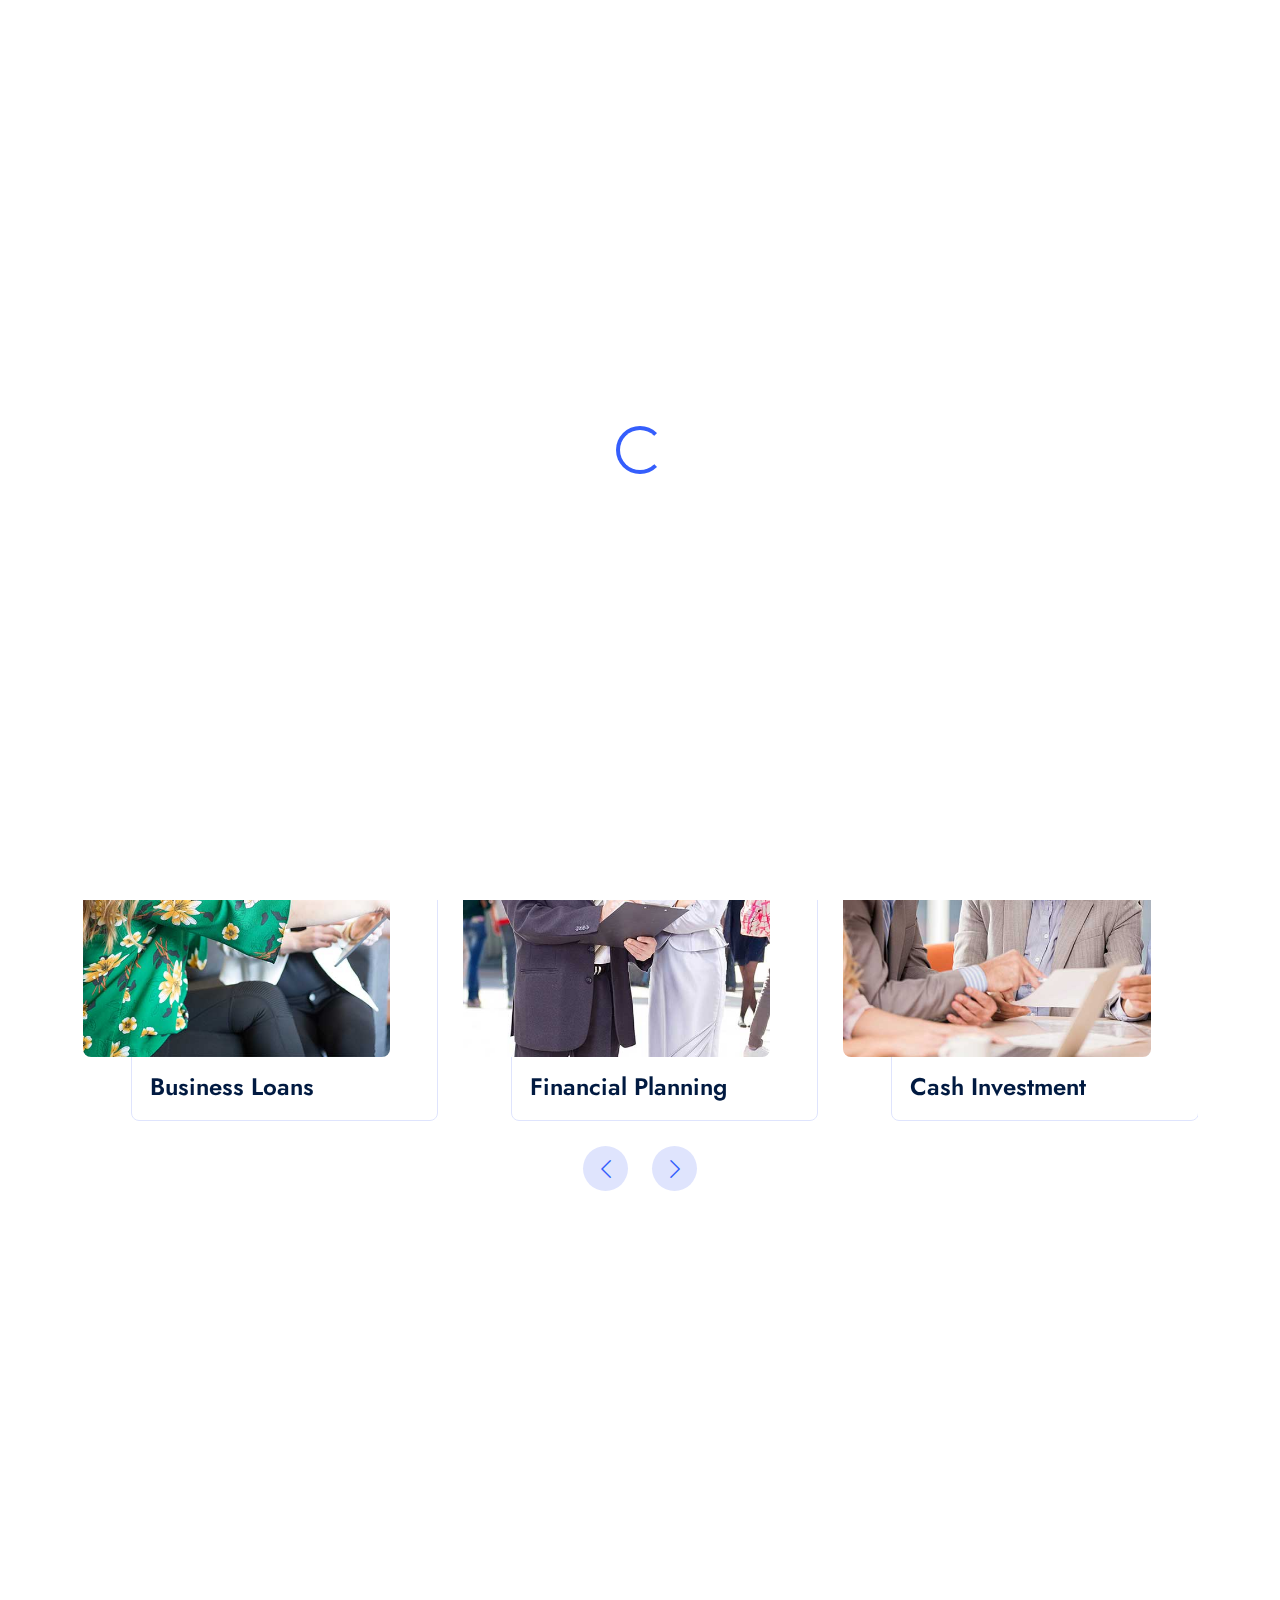
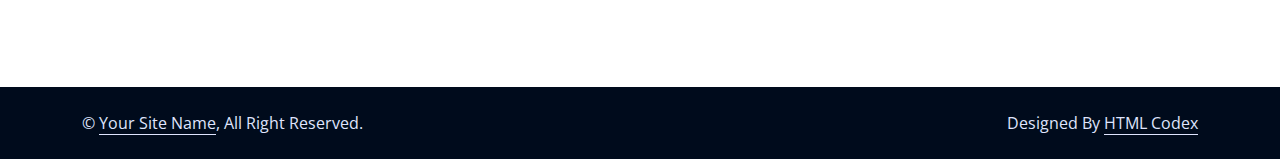
<file: project.html>
<!DOCTYPE html>
<html lang="en">

<head>
    <meta charset="utf-8">
    <title>Finanza - Financial Services Website Template</title>
    <meta content="width=device-width, initial-scale=1.0" name="viewport">
    <meta content="" name="keywords">
    <meta content="" name="description">

    <!-- Favicon -->
    <link href="img/favicon.ico" rel="icon">

    <!-- Google Web Fonts -->
    <link rel="preconnect" href="https://fonts.googleapis.com">
    <link rel="preconnect" href="https://fonts.gstatic.com" crossorigin>
    <link href="https://fonts.googleapis.com/css2?family=Jost:wght@500;600;700&family=Open+Sans:wght@400;500&display=swap" rel="stylesheet">  

    <!-- Icon Font Stylesheet -->
    <link href="https://cdnjs.cloudflare.com/ajax/libs/font-awesome/5.10.0/css/all.min.css" rel="stylesheet">
    <link href="https://cdn.jsdelivr.net/npm/bootstrap-icons@1.4.1/font/bootstrap-icons.css" rel="stylesheet">

    <!-- Libraries Stylesheet -->
    <link href="lib/animate/animate.min.css" rel="stylesheet">
    <link href="lib/owlcarousel/assets/owl.carousel.min.css" rel="stylesheet">

    <!-- Customized Bootstrap Stylesheet -->
    <link href="css/bootstrap.min.css" rel="stylesheet">

    <!-- Template Stylesheet -->
    <link href="css/style.css" rel="stylesheet">
</head>

<body>
    <!-- Spinner Start -->
    <div id="spinner" class="show bg-white position-fixed translate-middle w-100 vh-100 top-50 start-50 d-flex align-items-center justify-content-center">
        <div class="spinner-border text-primary" role="status" style="width: 3rem; height: 3rem;"></div>
    </div>
    <!-- Spinner End -->


    <!-- Navbar Start -->
    <div class="container-fluid fixed-top px-0 wow fadeIn" data-wow-delay="0.1s">
        <div class="top-bar row gx-0 align-items-center d-none d-lg-flex">
            <div class="col-lg-6 px-5 text-start">
                <small><i class="fa fa-map-marker-alt text-primary me-2"></i>123 Street, New York, USA</small>
                <small class="ms-4"><i class="fa fa-clock text-primary me-2"></i>9.00 am - 9.00 pm</small>
            </div>
            <div class="col-lg-6 px-5 text-end">
                <small><i class="fa fa-envelope text-primary me-2"></i>info@example.com</small>
                <small class="ms-4"><i class="fa fa-phone-alt text-primary me-2"></i>+012 345 6789</small>
            </div>
        </div>

        <nav class="navbar navbar-expand-lg navbar-light py-lg-0 px-lg-5 wow fadeIn" data-wow-delay="0.1s">
            <a href="index.html" class="navbar-brand ms-4 ms-lg-0">
                <h1 class="display-5 text-primary m-0">Finanza</h1>
            </a>
            <button type="button" class="navbar-toggler me-4" data-bs-toggle="collapse" data-bs-target="#navbarCollapse">
                <span class="navbar-toggler-icon"></span>
            </button>
            <div class="collapse navbar-collapse" id="navbarCollapse">
                <div class="navbar-nav ms-auto p-4 p-lg-0">
                    <a href="index.html" class="nav-item nav-link">Home</a>
                    <a href="about.html" class="nav-item nav-link">About</a>
                    <a href="service.html" class="nav-item nav-link">Services</a>
                    <div class="nav-item dropdown">
                        <a href="#" class="nav-link dropdown-toggle active" data-bs-toggle="dropdown">Pages</a>
                        <div class="dropdown-menu border-light m-0">
                            <a href="project.html" class="dropdown-item active">Projects</a>
                            <a href="feature.html" class="dropdown-item">Features</a>
                            <a href="team.html" class="dropdown-item">Team Member</a>
                            <a href="testimonial.html" class="dropdown-item">Testimonial</a>
                            <a href="404.html" class="dropdown-item">404 Page</a>
                        </div>
                    </div>
                    <a href="contact.html" class="nav-item nav-link">Contact</a>
                </div>
                <div class="d-none d-lg-flex ms-2">
                    <a class="btn btn-light btn-sm-square rounded-circle ms-3" href="">
                        <small class="fab fa-facebook-f text-primary"></small>
                    </a>
                    <a class="btn btn-light btn-sm-square rounded-circle ms-3" href="">
                        <small class="fab fa-twitter text-primary"></small>
                    </a>
                    <a class="btn btn-light btn-sm-square rounded-circle ms-3" href="">
                        <small class="fab fa-linkedin-in text-primary"></small>
                    </a>
                </div>
            </div>
        </nav>
    </div>
    <!-- Navbar End -->


    <!-- Page Header Start -->
    <div class="container-fluid page-header mb-5 wow fadeIn" data-wow-delay="0.1s">
        <div class="container">
            <h1 class="display-3 mb-4 animated slideInDown">Projects</h1>
            <nav aria-label="breadcrumb animated slideInDown">
                <ol class="breadcrumb mb-0">
                    <li class="breadcrumb-item"><a href="#">Home</a></li>
                    <li class="breadcrumb-item"><a href="#">Pages</a></li>
                    <li class="breadcrumb-item active" aria-current="page">Projects</li>
                </ol>
            </nav>
        </div>
    </div>
    <!-- Page Header End -->


    <!-- Projects Start -->
    <div class="container-xxl py-5">
        <div class="container">
            <div class="text-center mx-auto wow fadeInUp" data-wow-delay="0.1s" style="max-width: 600px;">
                <p class="d-inline-block border rounded text-primary fw-semi-bold py-1 px-3">Our Projects</p>
                <h1 class="display-5 mb-5">We Have Completed Latest Projects</h1>
            </div>
            <div class="owl-carousel project-carousel wow fadeInUp" data-wow-delay="0.3s">
                <div class="project-item pe-5 pb-5">
                    <div class="project-img mb-3">
                        <img class="img-fluid rounded" src="img/service-1.jpg" alt="">
                        <a href=""><i class="fa fa-link fa-3x text-primary"></i></a>
                    </div>
                    <div class="project-title">
                        <h4 class="mb-0">Financial Planning</h4>
                    </div>
                </div>
                <div class="project-item pe-5 pb-5">
                    <div class="project-img mb-3">
                        <img class="img-fluid rounded" src="img/service-2.jpg" alt="">
                        <a href=""><i class="fa fa-link fa-3x text-primary"></i></a>
                    </div>
                    <div class="project-title">
                        <h4 class="mb-0">Cash Investment</h4>
                    </div>
                </div>
                <div class="project-item pe-5 pb-5">
                    <div class="project-img mb-3">
                        <img class="img-fluid rounded" src="img/service-3.jpg" alt="">
                        <a href=""><i class="fa fa-link fa-3x text-primary"></i></a>
                    </div>
                    <div class="project-title">
                        <h4 class="mb-0">Financial Consultancy</h4>
                    </div>
                </div>
                <div class="project-item pe-5 pb-5">
                    <div class="project-img mb-3">
                        <img class="img-fluid rounded" src="img/service-4.jpg" alt="">
                        <a href=""><i class="fa fa-link fa-3x text-primary"></i></a>
                    </div>
                    <div class="project-title">
                        <h4 class="mb-0">Business Loans</h4>
                    </div>
                </div>
            </div>
        </div>
    </div>
    <!-- Projects End -->
        

    <!-- Footer Start -->
    <div class="container-fluid bg-dark text-light footer mt-5 py-5 wow fadeIn" data-wow-delay="0.1s">
        <div class="container py-5">
            <div class="row g-5">
                <div class="col-lg-3 col-md-6">
                    <h4 class="text-white mb-4">Our Office</h4>
                    <p class="mb-2"><i class="fa fa-map-marker-alt me-3"></i>123 Street, New York, USA</p>
                    <p class="mb-2"><i class="fa fa-phone-alt me-3"></i>+012 345 67890</p>
                    <p class="mb-2"><i class="fa fa-envelope me-3"></i>info@example.com</p>
                    <div class="d-flex pt-2">
                        <a class="btn btn-square btn-outline-light rounded-circle me-2" href=""><i class="fab fa-twitter"></i></a>
                        <a class="btn btn-square btn-outline-light rounded-circle me-2" href=""><i class="fab fa-facebook-f"></i></a>
                        <a class="btn btn-square btn-outline-light rounded-circle me-2" href=""><i class="fab fa-youtube"></i></a>
                        <a class="btn btn-square btn-outline-light rounded-circle me-2" href=""><i class="fab fa-linkedin-in"></i></a>
                    </div>
                </div>
                <div class="col-lg-3 col-md-6">
                    <h4 class="text-white mb-4">Services</h4>
                    <a class="btn btn-link" href="">Financial Planning</a>
                    <a class="btn btn-link" href="">Cash Investment</a>
                    <a class="btn btn-link" href="">Financial Consultancy</a>
                    <a class="btn btn-link" href="">Business Loans</a>
                    <a class="btn btn-link" href="">Business Analysis</a>
                </div>
                <div class="col-lg-3 col-md-6">
                    <h4 class="text-white mb-4">Quick Links</h4>
                    <a class="btn btn-link" href="">About Us</a>
                    <a class="btn btn-link" href="">Contact Us</a>
                    <a class="btn btn-link" href="">Our Services</a>
                    <a class="btn btn-link" href="">Terms & Condition</a>
                    <a class="btn btn-link" href="">Support</a>
                </div>
                <div class="col-lg-3 col-md-6">
                    <h4 class="text-white mb-4">Newsletter</h4>
                    <p>Dolor amet sit justo amet elitr clita ipsum elitr est.</p>
                    <div class="position-relative w-100">
                        <input class="form-control bg-white border-0 w-100 py-3 ps-4 pe-5" type="text" placeholder="Your email">
                        <button type="button" class="btn btn-primary py-2 position-absolute top-0 end-0 mt-2 me-2">SignUp</button>
                    </div>
                </div>
            </div>
        </div>
    </div>
    <!-- Footer End -->


    <!-- Copyright Start -->
    <div class="container-fluid copyright py-4">
        <div class="container">
            <div class="row">
                <div class="col-md-6 text-center text-md-start mb-3 mb-md-0">
                    &copy; <a class="border-bottom" href="#">Your Site Name</a>, All Right Reserved.
                </div>
                <div class="col-md-6 text-center text-md-end">
                    <!--/*** This template is free as long as you keep the footer author’s credit link/attribution link/backlink. If you'd like to use the template without the footer author’s credit link/attribution link/backlink, you can purchase the Credit Removal License from "https://htmlcodex.com/credit-removal". Thank you for your support. ***/-->
                    Designed By <a class="border-bottom" href="https://htmlcodex.com">HTML Codex</a>
                </div>
            </div>
        </div>
    </div>
    <!-- Copyright End -->


    <!-- Back to Top -->
    <a href="#" class="btn btn-lg btn-primary btn-lg-square rounded-circle back-to-top"><i class="bi bi-arrow-up"></i></a>


    <!-- JavaScript Libraries -->
    <script src="https://code.jquery.com/jquery-3.4.1.min.js"></script>
    <script src="https://cdn.jsdelivr.net/npm/bootstrap@5.0.0/dist/js/bootstrap.bundle.min.js"></script>
    <script src="lib/wow/wow.min.js"></script>
    <script src="lib/easing/easing.min.js"></script>
    <script src="lib/waypoints/waypoints.min.js"></script>
    <script src="lib/owlcarousel/owl.carousel.min.js"></script>
    <script src="lib/counterup/counterup.min.js"></script>

    <!-- Template Javascript -->
    <script src="js/main.js"></script>
</body>

</html>
</file>
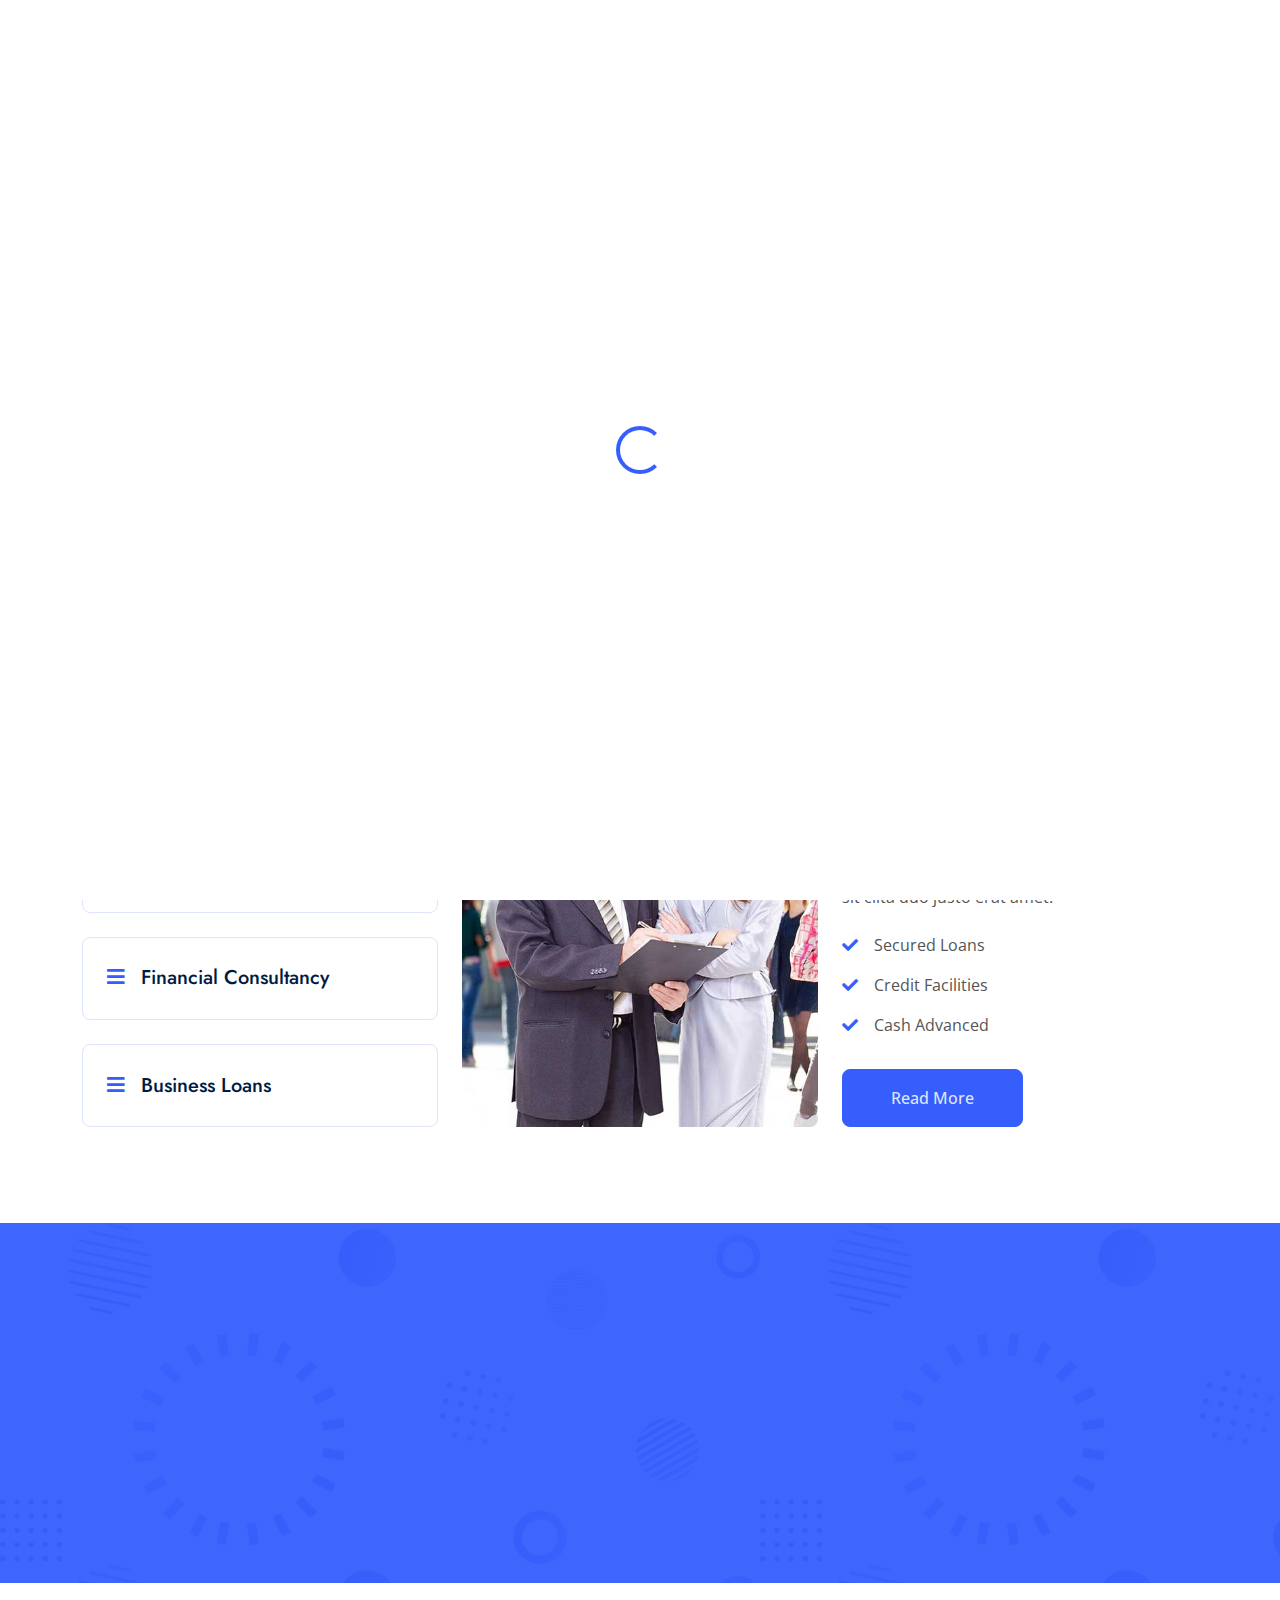
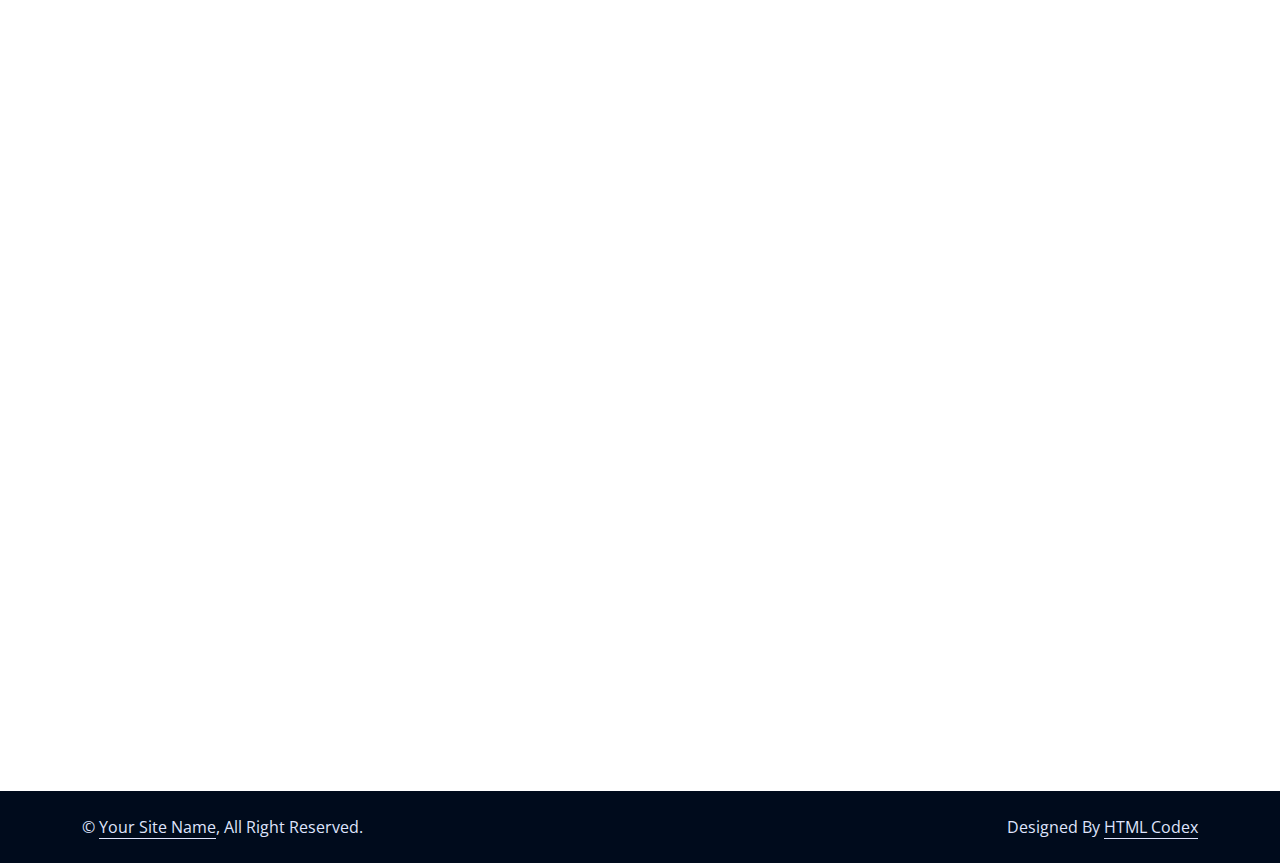
<file: service.html>
<!DOCTYPE html>
<html lang="en">

<head>
    <meta charset="utf-8">
    <title>Finanza - Financial Services Website Template</title>
    <meta content="width=device-width, initial-scale=1.0" name="viewport">
    <meta content="" name="keywords">
    <meta content="" name="description">

    <!-- Favicon -->
    <link href="img/favicon.ico" rel="icon">

    <!-- Google Web Fonts -->
    <link rel="preconnect" href="https://fonts.googleapis.com">
    <link rel="preconnect" href="https://fonts.gstatic.com" crossorigin>
    <link href="https://fonts.googleapis.com/css2?family=Jost:wght@500;600;700&family=Open+Sans:wght@400;500&display=swap" rel="stylesheet">  

    <!-- Icon Font Stylesheet -->
    <link href="https://cdnjs.cloudflare.com/ajax/libs/font-awesome/5.10.0/css/all.min.css" rel="stylesheet">
    <link href="https://cdn.jsdelivr.net/npm/bootstrap-icons@1.4.1/font/bootstrap-icons.css" rel="stylesheet">

    <!-- Libraries Stylesheet -->
    <link href="lib/animate/animate.min.css" rel="stylesheet">
    <link href="lib/owlcarousel/assets/owl.carousel.min.css" rel="stylesheet">

    <!-- Customized Bootstrap Stylesheet -->
    <link href="css/bootstrap.min.css" rel="stylesheet">

    <!-- Template Stylesheet -->
    <link href="css/style.css" rel="stylesheet">
</head>

<body>
    <!-- Spinner Start -->
    <div id="spinner" class="show bg-white position-fixed translate-middle w-100 vh-100 top-50 start-50 d-flex align-items-center justify-content-center">
        <div class="spinner-border text-primary" role="status" style="width: 3rem; height: 3rem;"></div>
    </div>
    <!-- Spinner End -->


    <!-- Navbar Start -->
    <div class="container-fluid fixed-top px-0 wow fadeIn" data-wow-delay="0.1s">
        <div class="top-bar row gx-0 align-items-center d-none d-lg-flex">
            <div class="col-lg-6 px-5 text-start">
                <small><i class="fa fa-map-marker-alt text-primary me-2"></i>123 Street, New York, USA</small>
                <small class="ms-4"><i class="fa fa-clock text-primary me-2"></i>9.00 am - 9.00 pm</small>
            </div>
            <div class="col-lg-6 px-5 text-end">
                <small><i class="fa fa-envelope text-primary me-2"></i>info@example.com</small>
                <small class="ms-4"><i class="fa fa-phone-alt text-primary me-2"></i>+012 345 6789</small>
            </div>
        </div>

        <nav class="navbar navbar-expand-lg navbar-light py-lg-0 px-lg-5 wow fadeIn" data-wow-delay="0.1s">
            <a href="index.html" class="navbar-brand ms-4 ms-lg-0">
                <h1 class="display-5 text-primary m-0">Finanza</h1>
            </a>
            <button type="button" class="navbar-toggler me-4" data-bs-toggle="collapse" data-bs-target="#navbarCollapse">
                <span class="navbar-toggler-icon"></span>
            </button>
            <div class="collapse navbar-collapse" id="navbarCollapse">
                <div class="navbar-nav ms-auto p-4 p-lg-0">
                    <a href="index.html" class="nav-item nav-link">Home</a>
                    <a href="about.html" class="nav-item nav-link">About</a>
                    <a href="service.html" class="nav-item nav-link active">Services</a>
                    <div class="nav-item dropdown">
                        <a href="#" class="nav-link dropdown-toggle" data-bs-toggle="dropdown">Pages</a>
                        <div class="dropdown-menu border-light m-0">
                            <a href="project.html" class="dropdown-item">Projects</a>
                            <a href="feature.html" class="dropdown-item">Features</a>
                            <a href="team.html" class="dropdown-item">Team Member</a>
                            <a href="testimonial.html" class="dropdown-item">Testimonial</a>
                            <a href="404.html" class="dropdown-item">404 Page</a>
                        </div>
                    </div>
                    <a href="contact.html" class="nav-item nav-link">Contact</a>
                </div>
                <div class="d-none d-lg-flex ms-2">
                    <a class="btn btn-light btn-sm-square rounded-circle ms-3" href="">
                        <small class="fab fa-facebook-f text-primary"></small>
                    </a>
                    <a class="btn btn-light btn-sm-square rounded-circle ms-3" href="">
                        <small class="fab fa-twitter text-primary"></small>
                    </a>
                    <a class="btn btn-light btn-sm-square rounded-circle ms-3" href="">
                        <small class="fab fa-linkedin-in text-primary"></small>
                    </a>
                </div>
            </div>
        </nav>
    </div>
    <!-- Navbar End -->


    <!-- Page Header Start -->
    <div class="container-fluid page-header mb-5 wow fadeIn" data-wow-delay="0.1s">
        <div class="container">
            <h1 class="display-3 mb-4 animated slideInDown">Services</h1>
            <nav aria-label="breadcrumb animated slideInDown">
                <ol class="breadcrumb mb-0">
                    <li class="breadcrumb-item"><a href="#">Home</a></li>
                    <li class="breadcrumb-item"><a href="#">Pages</a></li>
                    <li class="breadcrumb-item active" aria-current="page">Services</li>
                </ol>
            </nav>
        </div>
    </div>
    <!-- Page Header End -->


    <!-- Service Start -->
    <div class="container-xxl service py-5">
        <div class="container">
            <div class="text-center mx-auto wow fadeInUp" data-wow-delay="0.1s" style="max-width: 600px;">
                <p class="d-inline-block border rounded text-primary fw-semi-bold py-1 px-3">Our Services</p>
                <h1 class="display-5 mb-5">Awesome Financial Services For Business</h1>
            </div>
            <div class="row g-4 wow fadeInUp" data-wow-delay="0.3s">
                <div class="col-lg-4">
                    <div class="nav nav-pills d-flex justify-content-between w-100 h-100 me-4">
                        <button class="nav-link w-100 d-flex align-items-center text-start border p-4 mb-4 active" data-bs-toggle="pill" data-bs-target="#tab-pane-1" type="button">
                            <h5 class="m-0"><i class="fa fa-bars text-primary me-3"></i>Financial Planning</h5>
                        </button>
                        <button class="nav-link w-100 d-flex align-items-center text-start border p-4 mb-4" data-bs-toggle="pill" data-bs-target="#tab-pane-2" type="button">
                            <h5 class="m-0"><i class="fa fa-bars text-primary me-3"></i>Cash Investment</h5>
                        </button>
                        <button class="nav-link w-100 d-flex align-items-center text-start border p-4 mb-4" data-bs-toggle="pill" data-bs-target="#tab-pane-3" type="button">
                            <h5 class="m-0"><i class="fa fa-bars text-primary me-3"></i>Financial Consultancy</h5>
                        </button>
                        <button class="nav-link w-100 d-flex align-items-center text-start border p-4 mb-0" data-bs-toggle="pill" data-bs-target="#tab-pane-4" type="button">
                            <h5 class="m-0"><i class="fa fa-bars text-primary me-3"></i>Business Loans</h5>
                        </button>
                    </div>
                </div>
                <div class="col-lg-8">
                    <div class="tab-content w-100">
                        <div class="tab-pane fade show active" id="tab-pane-1">
                            <div class="row g-4">
                                <div class="col-md-6" style="min-height: 350px;">
                                    <div class="position-relative h-100">
                                        <img class="position-absolute rounded w-100 h-100" src="img/service-1.jpg"
                                            style="object-fit: cover;" alt="">
                                    </div>
                                </div>
                                <div class="col-md-6">
                                    <h3 class="mb-4">25 Years Of Experience In Financial Support</h3>
                                    <p class="mb-4">Tempor erat elitr rebum at clita. Diam dolor diam ipsum sit. Aliqu diam amet diam et eos. Clita erat ipsum et lorem et sit, sed stet lorem sit clita duo justo erat amet.</p>
                                    <p><i class="fa fa-check text-primary me-3"></i>Secured Loans</p>
                                    <p><i class="fa fa-check text-primary me-3"></i>Credit Facilities</p>
                                    <p><i class="fa fa-check text-primary me-3"></i>Cash Advanced</p>
                                    <a href="" class="btn btn-primary py-3 px-5 mt-3">Read More</a>
                                </div>
                            </div>
                        </div>
                        <div class="tab-pane fade" id="tab-pane-2">
                            <div class="row g-4">
                                <div class="col-md-6" style="min-height: 350px;">
                                    <div class="position-relative h-100">
                                        <img class="position-absolute rounded w-100 h-100" src="img/service-2.jpg"
                                            style="object-fit: cover;" alt="">
                                    </div>
                                </div>
                                <div class="col-md-6">
                                    <h3 class="mb-4">25 Years Of Experience In Financial Support</h3>
                                    <p class="mb-4">Tempor erat elitr rebum at clita. Diam dolor diam ipsum sit. Aliqu diam amet diam et eos. Clita erat ipsum et lorem et sit, sed stet lorem sit clita duo justo erat amet.</p>
                                    <p><i class="fa fa-check text-primary me-3"></i>Secured Loans</p>
                                    <p><i class="fa fa-check text-primary me-3"></i>Credit Facilities</p>
                                    <p><i class="fa fa-check text-primary me-3"></i>Cash Advanced</p>
                                    <a href="" class="btn btn-primary py-3 px-5 mt-3">Read More</a>
                                </div>
                            </div>
                        </div>
                        <div class="tab-pane fade" id="tab-pane-3">
                            <div class="row g-4">
                                <div class="col-md-6" style="min-height: 350px;">
                                    <div class="position-relative h-100">
                                        <img class="position-absolute rounded w-100 h-100" src="img/service-3.jpg"
                                            style="object-fit: cover;" alt="">
                                    </div>
                                </div>
                                <div class="col-md-6">
                                    <h3 class="mb-4">25 Years Of Experience In Financial Support</h3>
                                    <p class="mb-4">Tempor erat elitr rebum at clita. Diam dolor diam ipsum sit. Aliqu diam amet diam et eos. Clita erat ipsum et lorem et sit, sed stet lorem sit clita duo justo erat amet.</p>
                                    <p><i class="fa fa-check text-primary me-3"></i>Secured Loans</p>
                                    <p><i class="fa fa-check text-primary me-3"></i>Credit Facilities</p>
                                    <p><i class="fa fa-check text-primary me-3"></i>Cash Advanced</p>
                                    <a href="" class="btn btn-primary py-3 px-5 mt-3">Read More</a>
                                </div>
                            </div>
                        </div>
                        <div class="tab-pane fade" id="tab-pane-4">
                            <div class="row g-4">
                                <div class="col-md-6" style="min-height: 350px;">
                                    <div class="position-relative h-100">
                                        <img class="position-absolute rounded w-100 h-100" src="img/service-4.jpg"
                                            style="object-fit: cover;" alt="">
                                    </div>
                                </div>
                                <div class="col-md-6">
                                    <h3 class="mb-4">25 Years Of Experience In Financial Support</h3>
                                    <p class="mb-4">Tempor erat elitr rebum at clita. Diam dolor diam ipsum sit. Aliqu diam amet diam et eos. Clita erat ipsum et lorem et sit, sed stet lorem sit clita duo justo erat amet.</p>
                                    <p><i class="fa fa-check text-primary me-3"></i>Secured Loans</p>
                                    <p><i class="fa fa-check text-primary me-3"></i>Credit Facilities</p>
                                    <p><i class="fa fa-check text-primary me-3"></i>Cash Advanced</p>
                                    <a href="" class="btn btn-primary py-3 px-5 mt-3">Read More</a>
                                </div>
                            </div>
                        </div>
                    </div>
                </div>
            </div>
        </div>
    </div>
    <!-- Service End -->


    <!-- Callback Start -->
    <div class="container-fluid callback mt-5 py-5">
        <div class="container pt-5">
            <div class="row justify-content-center">
                <div class="col-lg-7">
                    <div class="bg-white border rounded p-4 p-sm-5 wow fadeInUp" data-wow-delay="0.5s">
                        <div class="text-center mx-auto wow fadeInUp" data-wow-delay="0.1s" style="max-width: 600px;">
                            <p class="d-inline-block border rounded text-primary fw-semi-bold py-1 px-3">Get In Touch</p>
                            <h1 class="display-5 mb-5">Request A Call-Back</h1>
                        </div>
                        <div class="row g-3">
                            <div class="col-sm-6">
                                <div class="form-floating">
                                    <input type="text" class="form-control" id="name" placeholder="Your Name">
                                    <label for="name">Your Name</label>
                                </div>
                            </div>
                            <div class="col-sm-6">
                                <div class="form-floating">
                                    <input type="email" class="form-control" id="mail" placeholder="Your Email">
                                    <label for="mail">Your Email</label>
                                </div>
                            </div>
                            <div class="col-sm-6">
                                <div class="form-floating">
                                    <input type="text" class="form-control" id="mobile" placeholder="Your Mobile">
                                    <label for="mobile">Your Mobile</label>
                                </div>
                            </div>
                            <div class="col-sm-6">
                                <div class="form-floating">
                                    <input type="text" class="form-control" id="subject" placeholder="Subject">
                                    <label for="subject">Subject</label>
                                </div>
                            </div>
                            <div class="col-12">
                                <div class="form-floating">
                                    <textarea class="form-control" placeholder="Leave a message here" id="message" style="height: 100px"></textarea>
                                    <label for="message">Message</label>
                                </div>
                            </div>
                            <div class="col-12 text-center">
                                <button class="btn btn-primary w-100 py-3" type="submit">Submit Now</button>
                            </div>
                        </div>
                    </div>
                </div>
            </div>
        </div>
    </div>
    <!-- Callback End -->
        

    <!-- Footer Start -->
    <div class="container-fluid bg-dark text-light footer mt-5 py-5 wow fadeIn" data-wow-delay="0.1s">
        <div class="container py-5">
            <div class="row g-5">
                <div class="col-lg-3 col-md-6">
                    <h4 class="text-white mb-4">Our Office</h4>
                    <p class="mb-2"><i class="fa fa-map-marker-alt me-3"></i>123 Street, New York, USA</p>
                    <p class="mb-2"><i class="fa fa-phone-alt me-3"></i>+012 345 67890</p>
                    <p class="mb-2"><i class="fa fa-envelope me-3"></i>info@example.com</p>
                    <div class="d-flex pt-2">
                        <a class="btn btn-square btn-outline-light rounded-circle me-2" href=""><i class="fab fa-twitter"></i></a>
                        <a class="btn btn-square btn-outline-light rounded-circle me-2" href=""><i class="fab fa-facebook-f"></i></a>
                        <a class="btn btn-square btn-outline-light rounded-circle me-2" href=""><i class="fab fa-youtube"></i></a>
                        <a class="btn btn-square btn-outline-light rounded-circle me-2" href=""><i class="fab fa-linkedin-in"></i></a>
                    </div>
                </div>
                <div class="col-lg-3 col-md-6">
                    <h4 class="text-white mb-4">Services</h4>
                    <a class="btn btn-link" href="">Financial Planning</a>
                    <a class="btn btn-link" href="">Cash Investment</a>
                    <a class="btn btn-link" href="">Financial Consultancy</a>
                    <a class="btn btn-link" href="">Business Loans</a>
                    <a class="btn btn-link" href="">Business Analysis</a>
                </div>
                <div class="col-lg-3 col-md-6">
                    <h4 class="text-white mb-4">Quick Links</h4>
                    <a class="btn btn-link" href="">About Us</a>
                    <a class="btn btn-link" href="">Contact Us</a>
                    <a class="btn btn-link" href="">Our Services</a>
                    <a class="btn btn-link" href="">Terms & Condition</a>
                    <a class="btn btn-link" href="">Support</a>
                </div>
                <div class="col-lg-3 col-md-6">
                    <h4 class="text-white mb-4">Newsletter</h4>
                    <p>Dolor amet sit justo amet elitr clita ipsum elitr est.</p>
                    <div class="position-relative w-100">
                        <input class="form-control bg-white border-0 w-100 py-3 ps-4 pe-5" type="text" placeholder="Your email">
                        <button type="button" class="btn btn-primary py-2 position-absolute top-0 end-0 mt-2 me-2">SignUp</button>
                    </div>
                </div>
            </div>
        </div>
    </div>
    <!-- Footer End -->


    <!-- Copyright Start -->
    <div class="container-fluid copyright py-4">
        <div class="container">
            <div class="row">
                <div class="col-md-6 text-center text-md-start mb-3 mb-md-0">
                    &copy; <a class="border-bottom" href="#">Your Site Name</a>, All Right Reserved.
                </div>
                <div class="col-md-6 text-center text-md-end">
                    <!--/*** This template is free as long as you keep the footer author’s credit link/attribution link/backlink. If you'd like to use the template without the footer author’s credit link/attribution link/backlink, you can purchase the Credit Removal License from "https://htmlcodex.com/credit-removal". Thank you for your support. ***/-->
                    Designed By <a class="border-bottom" href="https://htmlcodex.com">HTML Codex</a>
                </div>
            </div>
        </div>
    </div>
    <!-- Copyright End -->


    <!-- Back to Top -->
    <a href="#" class="btn btn-lg btn-primary btn-lg-square rounded-circle back-to-top"><i class="bi bi-arrow-up"></i></a>


    <!-- JavaScript Libraries -->
    <script src="https://code.jquery.com/jquery-3.4.1.min.js"></script>
    <script src="https://cdn.jsdelivr.net/npm/bootstrap@5.0.0/dist/js/bootstrap.bundle.min.js"></script>
    <script src="lib/wow/wow.min.js"></script>
    <script src="lib/easing/easing.min.js"></script>
    <script src="lib/waypoints/waypoints.min.js"></script>
    <script src="lib/owlcarousel/owl.carousel.min.js"></script>
    <script src="lib/counterup/counterup.min.js"></script>

    <!-- Template Javascript -->
    <script src="js/main.js"></script>
</body>

</html>
</file>
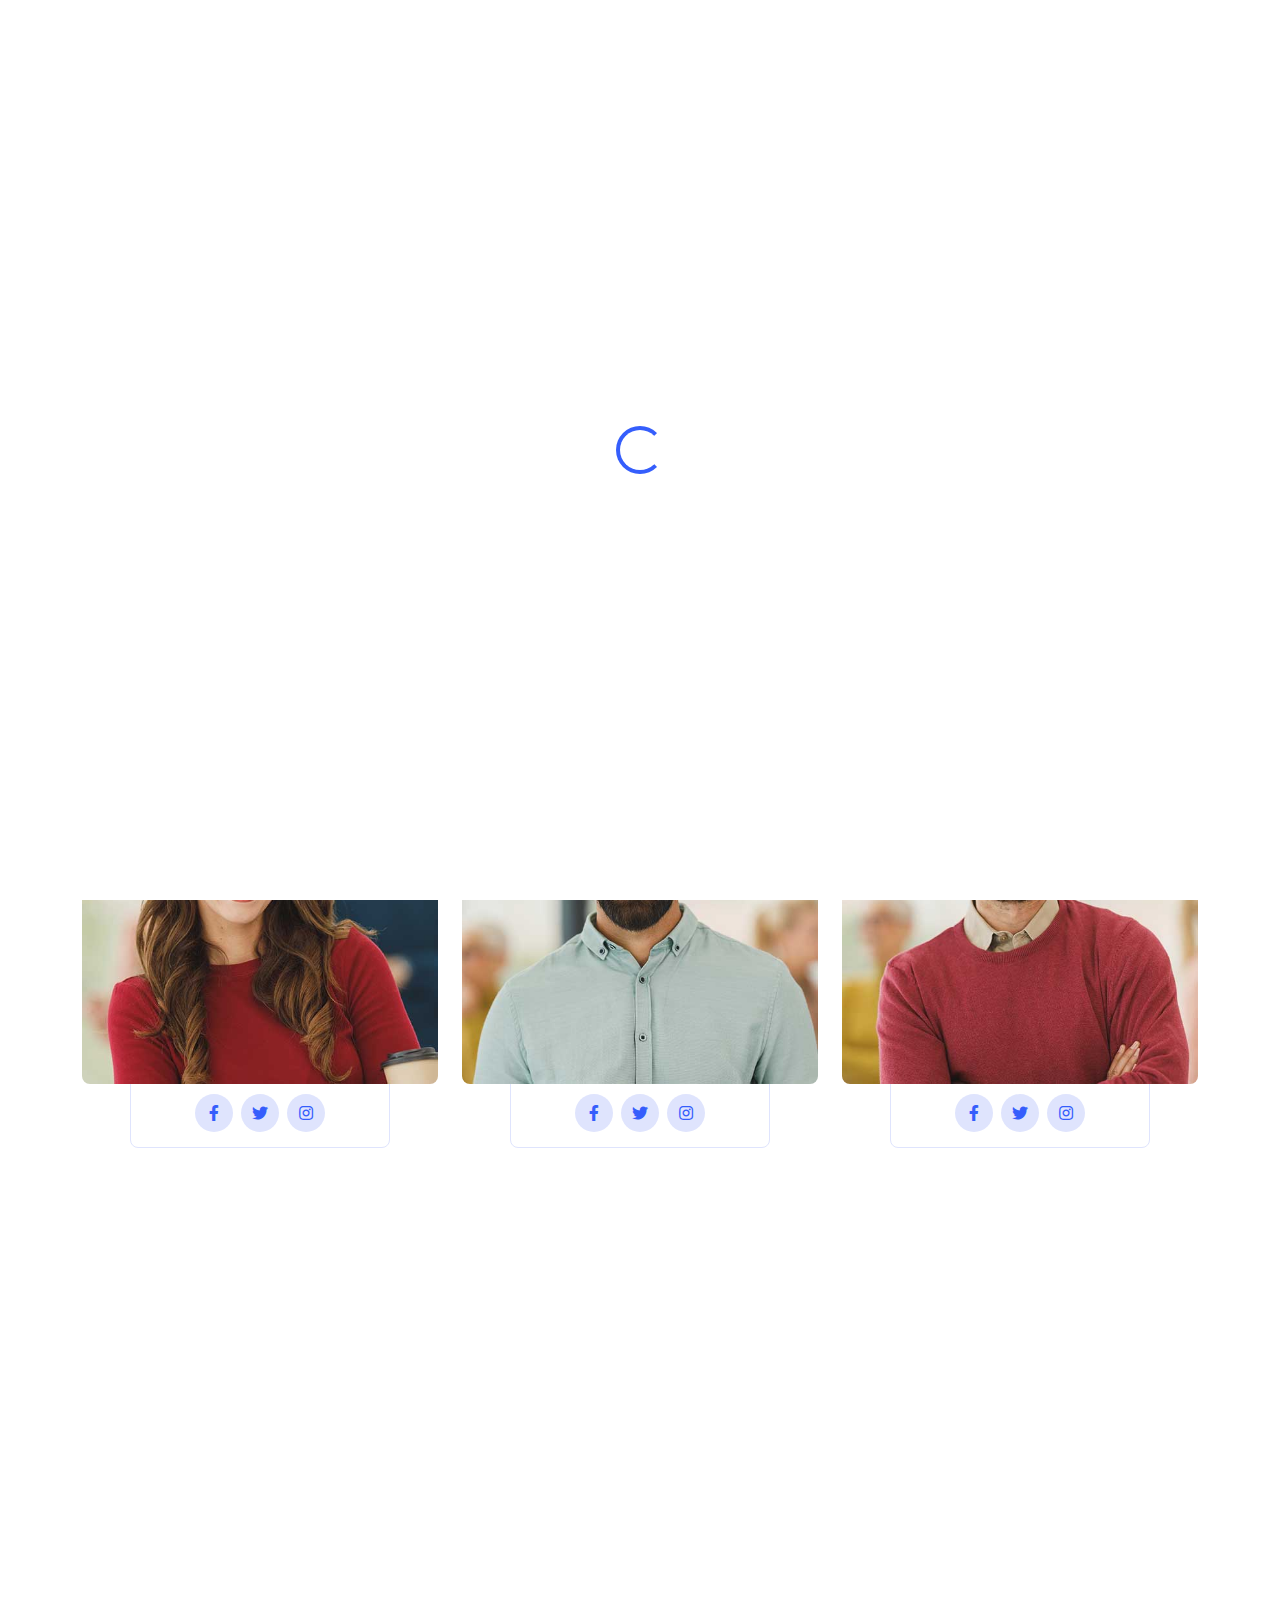
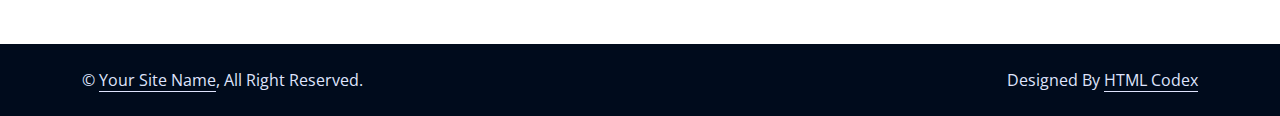
<file: team.html>
<!DOCTYPE html>
<html lang="en">

<head>
    <meta charset="utf-8">
    <title>Finanza - Financial Services Website Template</title>
    <meta content="width=device-width, initial-scale=1.0" name="viewport">
    <meta content="" name="keywords">
    <meta content="" name="description">

    <!-- Favicon -->
    <link href="img/favicon.ico" rel="icon">

    <!-- Google Web Fonts -->
    <link rel="preconnect" href="https://fonts.googleapis.com">
    <link rel="preconnect" href="https://fonts.gstatic.com" crossorigin>
    <link href="https://fonts.googleapis.com/css2?family=Jost:wght@500;600;700&family=Open+Sans:wght@400;500&display=swap" rel="stylesheet">  

    <!-- Icon Font Stylesheet -->
    <link href="https://cdnjs.cloudflare.com/ajax/libs/font-awesome/5.10.0/css/all.min.css" rel="stylesheet">
    <link href="https://cdn.jsdelivr.net/npm/bootstrap-icons@1.4.1/font/bootstrap-icons.css" rel="stylesheet">

    <!-- Libraries Stylesheet -->
    <link href="lib/animate/animate.min.css" rel="stylesheet">
    <link href="lib/owlcarousel/assets/owl.carousel.min.css" rel="stylesheet">

    <!-- Customized Bootstrap Stylesheet -->
    <link href="css/bootstrap.min.css" rel="stylesheet">

    <!-- Template Stylesheet -->
    <link href="css/style.css" rel="stylesheet">
</head>

<body>
    <!-- Spinner Start -->
    <div id="spinner" class="show bg-white position-fixed translate-middle w-100 vh-100 top-50 start-50 d-flex align-items-center justify-content-center">
        <div class="spinner-border text-primary" role="status" style="width: 3rem; height: 3rem;"></div>
    </div>
    <!-- Spinner End -->


    <!-- Navbar Start -->
    <div class="container-fluid fixed-top px-0 wow fadeIn" data-wow-delay="0.1s">
        <div class="top-bar row gx-0 align-items-center d-none d-lg-flex">
            <div class="col-lg-6 px-5 text-start">
                <small><i class="fa fa-map-marker-alt text-primary me-2"></i>123 Street, New York, USA</small>
                <small class="ms-4"><i class="fa fa-clock text-primary me-2"></i>9.00 am - 9.00 pm</small>
            </div>
            <div class="col-lg-6 px-5 text-end">
                <small><i class="fa fa-envelope text-primary me-2"></i>info@example.com</small>
                <small class="ms-4"><i class="fa fa-phone-alt text-primary me-2"></i>+012 345 6789</small>
            </div>
        </div>

        <nav class="navbar navbar-expand-lg navbar-light py-lg-0 px-lg-5 wow fadeIn" data-wow-delay="0.1s">
            <a href="index.html" class="navbar-brand ms-4 ms-lg-0">
                <h1 class="display-5 text-primary m-0">Finanza</h1>
            </a>
            <button type="button" class="navbar-toggler me-4" data-bs-toggle="collapse" data-bs-target="#navbarCollapse">
                <span class="navbar-toggler-icon"></span>
            </button>
            <div class="collapse navbar-collapse" id="navbarCollapse">
                <div class="navbar-nav ms-auto p-4 p-lg-0">
                    <a href="index.html" class="nav-item nav-link">Home</a>
                    <a href="about.html" class="nav-item nav-link">About</a>
                    <a href="service.html" class="nav-item nav-link">Services</a>
                    <div class="nav-item dropdown">
                        <a href="#" class="nav-link dropdown-toggle active" data-bs-toggle="dropdown">Pages</a>
                        <div class="dropdown-menu border-light m-0">
                            <a href="project.html" class="dropdown-item">Projects</a>
                            <a href="feature.html" class="dropdown-item">Features</a>
                            <a href="team.html" class="dropdown-item active">Team Member</a>
                            <a href="testimonial.html" class="dropdown-item">Testimonial</a>
                            <a href="404.html" class="dropdown-item">404 Page</a>
                        </div>
                    </div>
                    <a href="contact.html" class="nav-item nav-link">Contact</a>
                </div>
                <div class="d-none d-lg-flex ms-2">
                    <a class="btn btn-light btn-sm-square rounded-circle ms-3" href="">
                        <small class="fab fa-facebook-f text-primary"></small>
                    </a>
                    <a class="btn btn-light btn-sm-square rounded-circle ms-3" href="">
                        <small class="fab fa-twitter text-primary"></small>
                    </a>
                    <a class="btn btn-light btn-sm-square rounded-circle ms-3" href="">
                        <small class="fab fa-linkedin-in text-primary"></small>
                    </a>
                </div>
            </div>
        </nav>
    </div>
    <!-- Navbar End -->


    <!-- Page Header Start -->
    <div class="container-fluid page-header mb-5 wow fadeIn" data-wow-delay="0.1s">
        <div class="container">
            <h1 class="display-3 mb-4 animated slideInDown">Team Member</h1>
            <nav aria-label="breadcrumb animated slideInDown">
                <ol class="breadcrumb mb-0">
                    <li class="breadcrumb-item"><a href="#">Home</a></li>
                    <li class="breadcrumb-item"><a href="#">Pages</a></li>
                    <li class="breadcrumb-item active" aria-current="page">Team Member</li>
                </ol>
            </nav>
        </div>
    </div>
    <!-- Page Header End -->


    <!-- Team Start -->
    <div class="container-xxl py-5">
        <div class="container">
            <div class="text-center mx-auto wow fadeInUp" data-wow-delay="0.1s" style="max-width: 600px;">
                <p class="d-inline-block border rounded text-primary fw-semi-bold py-1 px-3">Our Team</p>
                <h1 class="display-5 mb-5">Exclusive Team</h1>
            </div>
            <div class="row g-4">
                <div class="col-lg-4 col-md-6 wow fadeInUp" data-wow-delay="0.1s">
                    <div class="team-item">
                        <img class="img-fluid rounded" src="img/team-1.jpg" alt="">
                        <div class="team-text">
                            <h4 class="mb-0">Kate Winslet</h4>
                            <div class="team-social d-flex">
                                <a class="btn btn-square rounded-circle mx-1" href=""><i class="fab fa-facebook-f"></i></a>
                                <a class="btn btn-square rounded-circle mx-1" href=""><i class="fab fa-twitter"></i></a>
                                <a class="btn btn-square rounded-circle mx-1" href=""><i class="fab fa-instagram"></i></a>
                            </div>
                        </div>
                    </div>
                </div>
                <div class="col-lg-4 col-md-6 wow fadeInUp" data-wow-delay="0.3s">
                    <div class="team-item">
                        <img class="img-fluid rounded" src="img/team-2.jpg" alt="">
                        <div class="team-text">
                            <h4 class="mb-0">Jac Jacson</h4>
                            <div class="team-social d-flex">
                                <a class="btn btn-square rounded-circle mx-1" href=""><i class="fab fa-facebook-f"></i></a>
                                <a class="btn btn-square rounded-circle mx-1" href=""><i class="fab fa-twitter"></i></a>
                                <a class="btn btn-square rounded-circle mx-1" href=""><i class="fab fa-instagram"></i></a>
                            </div>
                        </div>
                    </div>
                </div>
                <div class="col-lg-4 col-md-6 wow fadeInUp" data-wow-delay="0.5s">
                    <div class="team-item">
                        <img class="img-fluid rounded" src="img/team-3.jpg" alt="">
                        <div class="team-text">
                            <h4 class="mb-0">Doris Jordan</h4>
                            <div class="team-social d-flex">
                                <a class="btn btn-square rounded-circle mx-1" href=""><i class="fab fa-facebook-f"></i></a>
                                <a class="btn btn-square rounded-circle mx-1" href=""><i class="fab fa-twitter"></i></a>
                                <a class="btn btn-square rounded-circle mx-1" href=""><i class="fab fa-instagram"></i></a>
                            </div>
                        </div>
                    </div>
                </div>
            </div>
        </div>
    </div>
    <!-- Team End -->
        

    <!-- Footer Start -->
    <div class="container-fluid bg-dark text-light footer mt-5 py-5 wow fadeIn" data-wow-delay="0.1s">
        <div class="container py-5">
            <div class="row g-5">
                <div class="col-lg-3 col-md-6">
                    <h4 class="text-white mb-4">Our Office</h4>
                    <p class="mb-2"><i class="fa fa-map-marker-alt me-3"></i>123 Street, New York, USA</p>
                    <p class="mb-2"><i class="fa fa-phone-alt me-3"></i>+012 345 67890</p>
                    <p class="mb-2"><i class="fa fa-envelope me-3"></i>info@example.com</p>
                    <div class="d-flex pt-2">
                        <a class="btn btn-square btn-outline-light rounded-circle me-2" href=""><i class="fab fa-twitter"></i></a>
                        <a class="btn btn-square btn-outline-light rounded-circle me-2" href=""><i class="fab fa-facebook-f"></i></a>
                        <a class="btn btn-square btn-outline-light rounded-circle me-2" href=""><i class="fab fa-youtube"></i></a>
                        <a class="btn btn-square btn-outline-light rounded-circle me-2" href=""><i class="fab fa-linkedin-in"></i></a>
                    </div>
                </div>
                <div class="col-lg-3 col-md-6">
                    <h4 class="text-white mb-4">Services</h4>
                    <a class="btn btn-link" href="">Financial Planning</a>
                    <a class="btn btn-link" href="">Cash Investment</a>
                    <a class="btn btn-link" href="">Financial Consultancy</a>
                    <a class="btn btn-link" href="">Business Loans</a>
                    <a class="btn btn-link" href="">Business Analysis</a>
                </div>
                <div class="col-lg-3 col-md-6">
                    <h4 class="text-white mb-4">Quick Links</h4>
                    <a class="btn btn-link" href="">About Us</a>
                    <a class="btn btn-link" href="">Contact Us</a>
                    <a class="btn btn-link" href="">Our Services</a>
                    <a class="btn btn-link" href="">Terms & Condition</a>
                    <a class="btn btn-link" href="">Support</a>
                </div>
                <div class="col-lg-3 col-md-6">
                    <h4 class="text-white mb-4">Newsletter</h4>
                    <p>Dolor amet sit justo amet elitr clita ipsum elitr est.</p>
                    <div class="position-relative w-100">
                        <input class="form-control bg-white border-0 w-100 py-3 ps-4 pe-5" type="text" placeholder="Your email">
                        <button type="button" class="btn btn-primary py-2 position-absolute top-0 end-0 mt-2 me-2">SignUp</button>
                    </div>
                </div>
            </div>
        </div>
    </div>
    <!-- Footer End -->


    <!-- Copyright Start -->
    <div class="container-fluid copyright py-4">
        <div class="container">
            <div class="row">
                <div class="col-md-6 text-center text-md-start mb-3 mb-md-0">
                    &copy; <a class="border-bottom" href="#">Your Site Name</a>, All Right Reserved.
                </div>
                <div class="col-md-6 text-center text-md-end">
                    <!--/*** This template is free as long as you keep the footer author’s credit link/attribution link/backlink. If you'd like to use the template without the footer author’s credit link/attribution link/backlink, you can purchase the Credit Removal License from "https://htmlcodex.com/credit-removal". Thank you for your support. ***/-->
                    Designed By <a class="border-bottom" href="https://htmlcodex.com">HTML Codex</a>
                </div>
            </div>
        </div>
    </div>
    <!-- Copyright End -->


    <!-- Back to Top -->
    <a href="#" class="btn btn-lg btn-primary btn-lg-square rounded-circle back-to-top"><i class="bi bi-arrow-up"></i></a>


    <!-- JavaScript Libraries -->
    <script src="https://code.jquery.com/jquery-3.4.1.min.js"></script>
    <script src="https://cdn.jsdelivr.net/npm/bootstrap@5.0.0/dist/js/bootstrap.bundle.min.js"></script>
    <script src="lib/wow/wow.min.js"></script>
    <script src="lib/easing/easing.min.js"></script>
    <script src="lib/waypoints/waypoints.min.js"></script>
    <script src="lib/owlcarousel/owl.carousel.min.js"></script>
    <script src="lib/counterup/counterup.min.js"></script>

    <!-- Template Javascript -->
    <script src="js/main.js"></script>
</body>

</html>
</file>
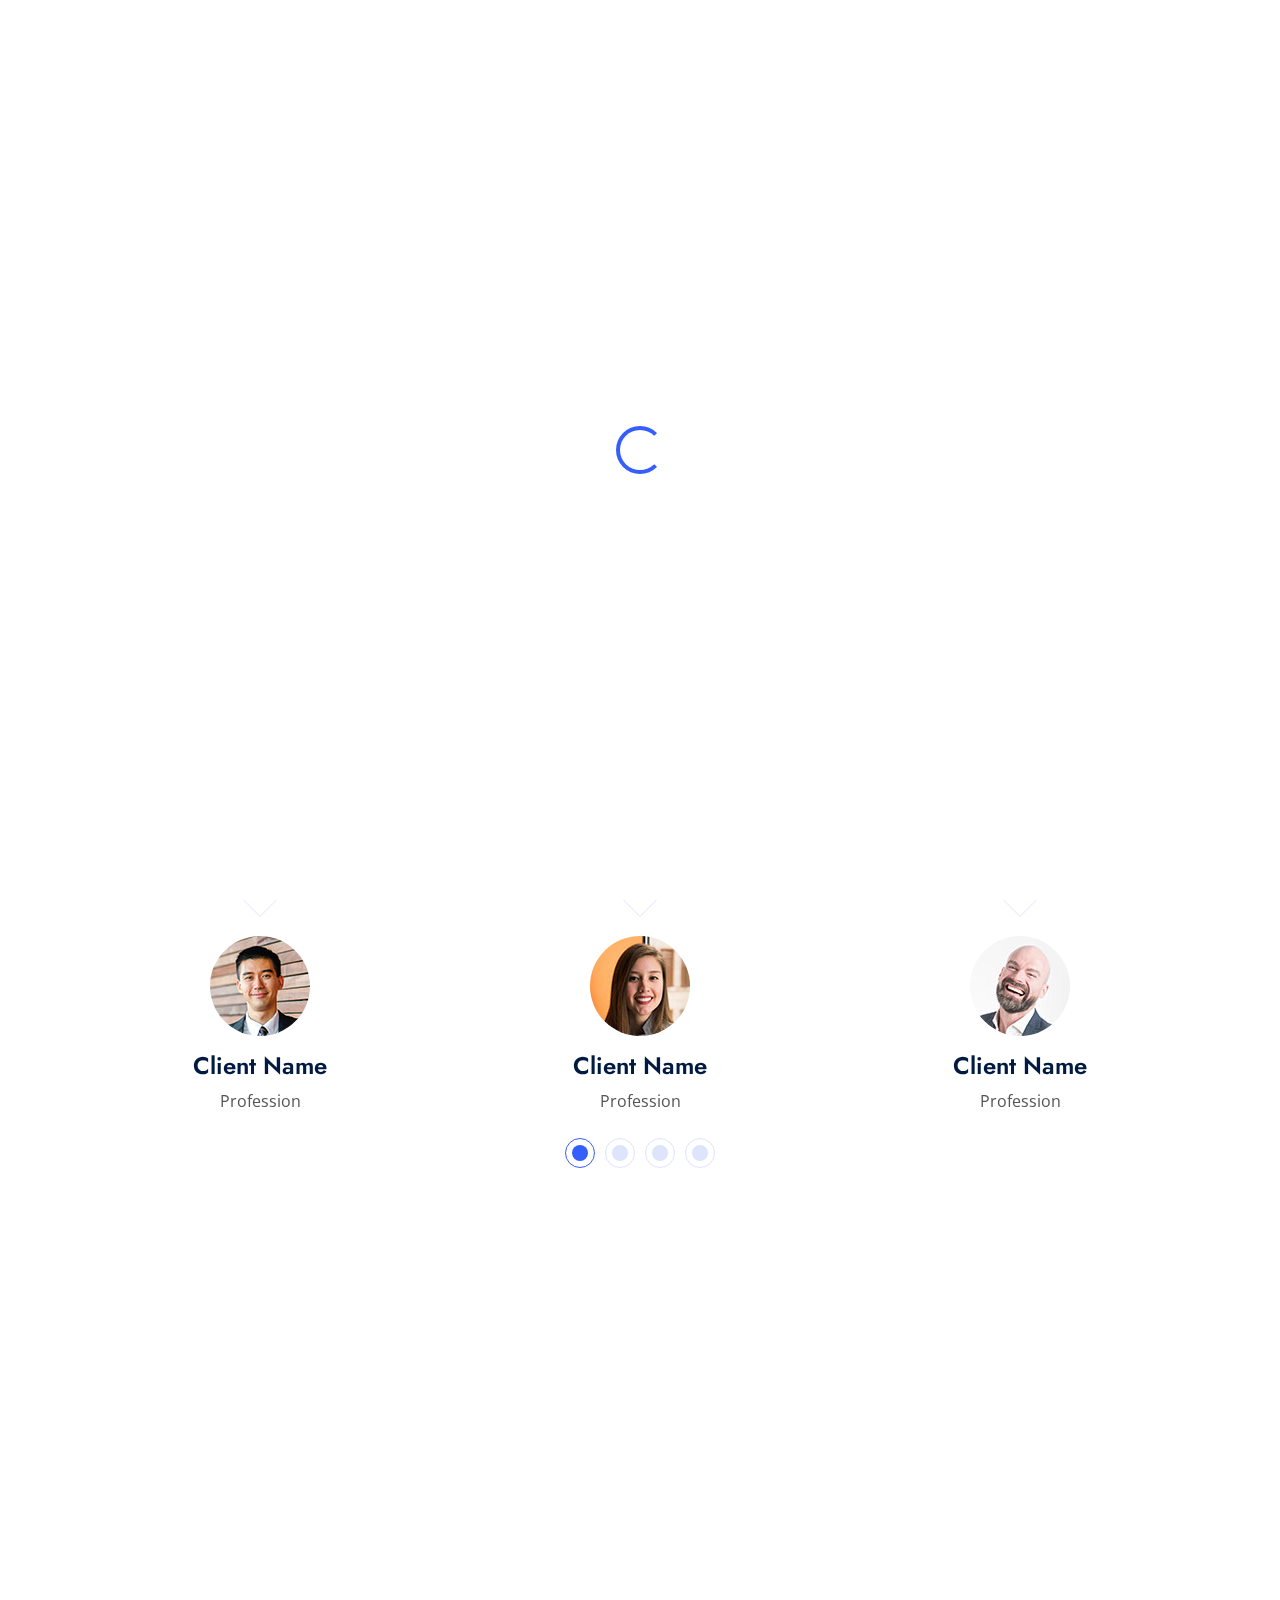
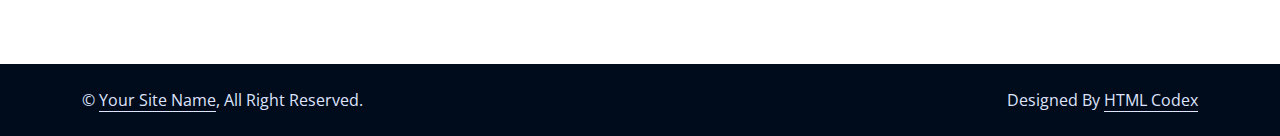
<file: testimonial.html>
<!DOCTYPE html>
<html lang="en">

<head>
    <meta charset="utf-8">
    <title>Finanza - Financial Services Website Template</title>
    <meta content="width=device-width, initial-scale=1.0" name="viewport">
    <meta content="" name="keywords">
    <meta content="" name="description">

    <!-- Favicon -->
    <link href="img/favicon.ico" rel="icon">

    <!-- Google Web Fonts -->
    <link rel="preconnect" href="https://fonts.googleapis.com">
    <link rel="preconnect" href="https://fonts.gstatic.com" crossorigin>
    <link href="https://fonts.googleapis.com/css2?family=Jost:wght@500;600;700&family=Open+Sans:wght@400;500&display=swap" rel="stylesheet">  

    <!-- Icon Font Stylesheet -->
    <link href="https://cdnjs.cloudflare.com/ajax/libs/font-awesome/5.10.0/css/all.min.css" rel="stylesheet">
    <link href="https://cdn.jsdelivr.net/npm/bootstrap-icons@1.4.1/font/bootstrap-icons.css" rel="stylesheet">

    <!-- Libraries Stylesheet -->
    <link href="lib/animate/animate.min.css" rel="stylesheet">
    <link href="lib/owlcarousel/assets/owl.carousel.min.css" rel="stylesheet">

    <!-- Customized Bootstrap Stylesheet -->
    <link href="css/bootstrap.min.css" rel="stylesheet">

    <!-- Template Stylesheet -->
    <link href="css/style.css" rel="stylesheet">
</head>

<body>
    <!-- Spinner Start -->
    <div id="spinner" class="show bg-white position-fixed translate-middle w-100 vh-100 top-50 start-50 d-flex align-items-center justify-content-center">
        <div class="spinner-border text-primary" role="status" style="width: 3rem; height: 3rem;"></div>
    </div>
    <!-- Spinner End -->


    <!-- Navbar Start -->
    <div class="container-fluid fixed-top px-0 wow fadeIn" data-wow-delay="0.1s">
        <div class="top-bar row gx-0 align-items-center d-none d-lg-flex">
            <div class="col-lg-6 px-5 text-start">
                <small><i class="fa fa-map-marker-alt text-primary me-2"></i>123 Street, New York, USA</small>
                <small class="ms-4"><i class="fa fa-clock text-primary me-2"></i>9.00 am - 9.00 pm</small>
            </div>
            <div class="col-lg-6 px-5 text-end">
                <small><i class="fa fa-envelope text-primary me-2"></i>info@example.com</small>
                <small class="ms-4"><i class="fa fa-phone-alt text-primary me-2"></i>+012 345 6789</small>
            </div>
        </div>

        <nav class="navbar navbar-expand-lg navbar-light py-lg-0 px-lg-5 wow fadeIn" data-wow-delay="0.1s">
            <a href="index.html" class="navbar-brand ms-4 ms-lg-0">
                <h1 class="display-5 text-primary m-0">Finanza</h1>
            </a>
            <button type="button" class="navbar-toggler me-4" data-bs-toggle="collapse" data-bs-target="#navbarCollapse">
                <span class="navbar-toggler-icon"></span>
            </button>
            <div class="collapse navbar-collapse" id="navbarCollapse">
                <div class="navbar-nav ms-auto p-4 p-lg-0">
                    <a href="index.html" class="nav-item nav-link">Home</a>
                    <a href="about.html" class="nav-item nav-link">About</a>
                    <a href="service.html" class="nav-item nav-link">Services</a>
                    <div class="nav-item dropdown">
                        <a href="#" class="nav-link dropdown-toggle active" data-bs-toggle="dropdown">Pages</a>
                        <div class="dropdown-menu border-light m-0">
                            <a href="project.html" class="dropdown-item">Projects</a>
                            <a href="feature.html" class="dropdown-item">Features</a>
                            <a href="team.html" class="dropdown-item">Team Member</a>
                            <a href="testimonial.html" class="dropdown-item active">Testimonial</a>
                            <a href="404.html" class="dropdown-item">404 Page</a>
                        </div>
                    </div>
                    <a href="contact.html" class="nav-item nav-link">Contact</a>
                </div>
                <div class="d-none d-lg-flex ms-2">
                    <a class="btn btn-light btn-sm-square rounded-circle ms-3" href="">
                        <small class="fab fa-facebook-f text-primary"></small>
                    </a>
                    <a class="btn btn-light btn-sm-square rounded-circle ms-3" href="">
                        <small class="fab fa-twitter text-primary"></small>
                    </a>
                    <a class="btn btn-light btn-sm-square rounded-circle ms-3" href="">
                        <small class="fab fa-linkedin-in text-primary"></small>
                    </a>
                </div>
            </div>
        </nav>
    </div>
    <!-- Navbar End -->


    <!-- Page Header Start -->
    <div class="container-fluid page-header mb-5 wow fadeIn" data-wow-delay="0.1s">
        <div class="container">
            <h1 class="display-3 mb-4 animated slideInDown">Testimonial</h1>
            <nav aria-label="breadcrumb animated slideInDown">
                <ol class="breadcrumb mb-0">
                    <li class="breadcrumb-item"><a href="#">Home</a></li>
                    <li class="breadcrumb-item"><a href="#">Pages</a></li>
                    <li class="breadcrumb-item active" aria-current="page">Testimonial</li>
                </ol>
            </nav>
        </div>
    </div>
    <!-- Page Header End -->


    <!-- Testimonial Start -->
    <div class="container-xxl py-5">
        <div class="container">
            <div class="text-center mx-auto wow fadeInUp" data-wow-delay="0.1s" style="max-width: 600px;">
                <p class="d-inline-block border rounded text-primary fw-semi-bold py-1 px-3">Testimonial</p>
                <h1 class="display-5 mb-5">What Our Clients Say!</h1>
            </div>
            <div class="owl-carousel testimonial-carousel wow fadeInUp" data-wow-delay="0.3s">
                <div class="testimonial-item">
                    <div class="testimonial-text border rounded p-4 pt-5 mb-5">
                        <div class="btn-square bg-white border rounded-circle">
                            <i class="fa fa-quote-right fa-2x text-primary"></i>
                        </div>
                        Dolores sed duo clita tempor justo dolor et stet lorem kasd labore dolore lorem ipsum. At lorem lorem magna ut et, nonumy et labore et tempor diam tempor erat.
                    </div>
                    <img class="rounded-circle mb-3" src="img/testimonial-1.jpg" alt="">
                    <h4>Client Name</h4>
                    <span>Profession</span>
                </div>
                <div class="testimonial-item">
                    <div class="testimonial-text border rounded p-4 pt-5 mb-5">
                        <div class="btn-square bg-white border rounded-circle">
                            <i class="fa fa-quote-right fa-2x text-primary"></i>
                        </div>
                        Dolores sed duo clita tempor justo dolor et stet lorem kasd labore dolore lorem ipsum. At lorem lorem magna ut et, nonumy et labore et tempor diam tempor erat.
                    </div>
                    <img class="rounded-circle mb-3" src="img/testimonial-2.jpg" alt="">
                    <h4>Client Name</h4>
                    <span>Profession</span>
                </div>
                <div class="testimonial-item">
                    <div class="testimonial-text border rounded p-4 pt-5 mb-5">
                        <div class="btn-square bg-white border rounded-circle">
                            <i class="fa fa-quote-right fa-2x text-primary"></i>
                        </div>
                        Dolores sed duo clita tempor justo dolor et stet lorem kasd labore dolore lorem ipsum. At lorem lorem magna ut et, nonumy et labore et tempor diam tempor erat.
                    </div>
                    <img class="rounded-circle mb-3" src="img/testimonial-3.jpg" alt="">
                    <h4>Client Name</h4>
                    <span>Profession</span>
                </div>
                <div class="testimonial-item">
                    <div class="testimonial-text border rounded p-4 pt-5 mb-5">
                        <div class="btn-square bg-white border rounded-circle">
                            <i class="fa fa-quote-right fa-2x text-primary"></i>
                        </div>
                        Dolores sed duo clita tempor justo dolor et stet lorem kasd labore dolore lorem ipsum. At lorem lorem magna ut et, nonumy et labore et tempor diam tempor erat.
                    </div>
                    <img class="rounded-circle mb-3" src="img/testimonial-4.jpg" alt="">
                    <h4>Client Name</h4>
                    <span>Profession</span>
                </div>
            </div>
        </div>
    </div>
    <!-- Testimonial End -->
        

    <!-- Footer Start -->
    <div class="container-fluid bg-dark text-light footer mt-5 py-5 wow fadeIn" data-wow-delay="0.1s">
        <div class="container py-5">
            <div class="row g-5">
                <div class="col-lg-3 col-md-6">
                    <h4 class="text-white mb-4">Our Office</h4>
                    <p class="mb-2"><i class="fa fa-map-marker-alt me-3"></i>123 Street, New York, USA</p>
                    <p class="mb-2"><i class="fa fa-phone-alt me-3"></i>+012 345 67890</p>
                    <p class="mb-2"><i class="fa fa-envelope me-3"></i>info@example.com</p>
                    <div class="d-flex pt-2">
                        <a class="btn btn-square btn-outline-light rounded-circle me-2" href=""><i class="fab fa-twitter"></i></a>
                        <a class="btn btn-square btn-outline-light rounded-circle me-2" href=""><i class="fab fa-facebook-f"></i></a>
                        <a class="btn btn-square btn-outline-light rounded-circle me-2" href=""><i class="fab fa-youtube"></i></a>
                        <a class="btn btn-square btn-outline-light rounded-circle me-2" href=""><i class="fab fa-linkedin-in"></i></a>
                    </div>
                </div>
                <div class="col-lg-3 col-md-6">
                    <h4 class="text-white mb-4">Services</h4>
                    <a class="btn btn-link" href="">Financial Planning</a>
                    <a class="btn btn-link" href="">Cash Investment</a>
                    <a class="btn btn-link" href="">Financial Consultancy</a>
                    <a class="btn btn-link" href="">Business Loans</a>
                    <a class="btn btn-link" href="">Business Analysis</a>
                </div>
                <div class="col-lg-3 col-md-6">
                    <h4 class="text-white mb-4">Quick Links</h4>
                    <a class="btn btn-link" href="">About Us</a>
                    <a class="btn btn-link" href="">Contact Us</a>
                    <a class="btn btn-link" href="">Our Services</a>
                    <a class="btn btn-link" href="">Terms & Condition</a>
                    <a class="btn btn-link" href="">Support</a>
                </div>
                <div class="col-lg-3 col-md-6">
                    <h4 class="text-white mb-4">Newsletter</h4>
                    <p>Dolor amet sit justo amet elitr clita ipsum elitr est.</p>
                    <div class="position-relative w-100">
                        <input class="form-control bg-white border-0 w-100 py-3 ps-4 pe-5" type="text" placeholder="Your email">
                        <button type="button" class="btn btn-primary py-2 position-absolute top-0 end-0 mt-2 me-2">SignUp</button>
                    </div>
                </div>
            </div>
        </div>
    </div>
    <!-- Footer End -->


    <!-- Copyright Start -->
    <div class="container-fluid copyright py-4">
        <div class="container">
            <div class="row">
                <div class="col-md-6 text-center text-md-start mb-3 mb-md-0">
                    &copy; <a class="border-bottom" href="#">Your Site Name</a>, All Right Reserved.
                </div>
                <div class="col-md-6 text-center text-md-end">
                    <!--/*** This template is free as long as you keep the footer author’s credit link/attribution link/backlink. If you'd like to use the template without the footer author’s credit link/attribution link/backlink, you can purchase the Credit Removal License from "https://htmlcodex.com/credit-removal". Thank you for your support. ***/-->
                    Designed By <a class="border-bottom" href="https://htmlcodex.com">HTML Codex</a>
                </div>
            </div>
        </div>
    </div>
    <!-- Copyright End -->


    <!-- Back to Top -->
    <a href="#" class="btn btn-lg btn-primary btn-lg-square rounded-circle back-to-top"><i class="bi bi-arrow-up"></i></a>


    <!-- JavaScript Libraries -->
    <script src="https://code.jquery.com/jquery-3.4.1.min.js"></script>
    <script src="https://cdn.jsdelivr.net/npm/bootstrap@5.0.0/dist/js/bootstrap.bundle.min.js"></script>
    <script src="lib/wow/wow.min.js"></script>
    <script src="lib/easing/easing.min.js"></script>
    <script src="lib/waypoints/waypoints.min.js"></script>
    <script src="lib/owlcarousel/owl.carousel.min.js"></script>
    <script src="lib/counterup/counterup.min.js"></script>

    <!-- Template Javascript -->
    <script src="js/main.js"></script>
</body>

</html>
</file>
<file: css/style.css>
/********** Template CSS **********/
:root {
    --primary: #355EFC;
    --secondary: #E93C05;
    --tertiary: #555555;
    --light: #DFE4FD;
    --dark: #011A41;
}

.back-to-top {
    position: fixed;
    display: none;
    right: 30px;
    bottom: 30px;
    z-index: 99;
}

h1,
.h1,
h2,
.h2,
.fw-bold {
    font-weight: 700 !important;
}

h3,
.h3,
h4,
.h4,
.fw-medium {
    font-weight: 600 !important;
}

h5,
.h5,
h6,
.h6,
.fw-semi-bold {
    font-weight: 500 !important;
}


/*** Spinner ***/
#spinner {
    opacity: 0;
    visibility: hidden;
    transition: opacity .5s ease-out, visibility 0s linear .5s;
    z-index: 99999;
}

#spinner.show {
    transition: opacity .5s ease-out, visibility 0s linear 0s;
    visibility: visible;
    opacity: 1;
}


/*** Button ***/
.btn {
    transition: .5s;
    font-weight: 500;
}

.btn-primary,
.btn-outline-primary:hover {
    color: var(--light);
}

.btn-square {
    width: 38px;
    height: 38px;
}

.btn-sm-square {
    width: 32px;
    height: 32px;
}

.btn-lg-square {
    width: 48px;
    height: 48px;
}

.btn-square,
.btn-sm-square,
.btn-lg-square {
    padding: 0;
    display: flex;
    align-items: center;
    justify-content: center;
    font-weight: normal;
}


/*** Navbar ***/
.fixed-top {
    transition: .5s;
}

.top-bar {
    height: 45px;
    border-bottom: 1px solid rgba(53, 94, 252, .07);
}

.navbar .dropdown-toggle::after {
    border: none;
    content: "\f107";
    font-family: "Font Awesome 5 Free";
    font-weight: 900;
    vertical-align: middle;
    margin-left: 8px;
}

.navbar .navbar-nav .nav-link {
    padding: 25px 15px;
    color: var(--tertiary);
    font-weight: 500;
    outline: none;
}

.navbar .navbar-nav .nav-link:hover,
.navbar .navbar-nav .nav-link.active {
    color: var(--primary);
}

@media (max-width: 991.98px) {
    .navbar .navbar-nav {
        margin-top: 10px;
        border-top: 1px solid rgba(0, 0, 0, .07);
        background: #FFFFFF;
    }

    .navbar .navbar-nav .nav-link {
        padding: 10px 0;
    }
}

@media (min-width: 992px) {
    .navbar .nav-item .dropdown-menu {
        display: block;
        visibility: hidden;
        top: 100%;
        transform: rotateX(-75deg);
        transform-origin: 0% 0%;
        transition: .5s;
        opacity: 0;
    }

    .navbar .nav-item:hover .dropdown-menu {
        transform: rotateX(0deg);
        visibility: visible;
        transition: .5s;
        opacity: 1;
    }
}


/*** Header ***/
.carousel-caption {
    top: 0;
    left: 0;
    right: 0;
    bottom: 0;
    display: flex;
    align-items: center;
    justify-content: center;
    text-align: start;
    z-index: 1;
}

.carousel-control-prev,
.carousel-control-next {
    width: 3rem;
}

.carousel-control-prev-icon,
.carousel-control-next-icon {
    width: 3rem;
    height: 3rem;
    background-color: var(--primary);
    border: 10px solid var(--primary);
}

.carousel-control-prev-icon {
    border-radius: 0 3rem 3rem 0;
}

.carousel-control-next-icon {
    border-radius: 3rem 0 0 3rem;
}

@media (max-width: 768px) {
    #header-carousel .carousel-item {
        position: relative;
        min-height: 450px;
    }
    
    #header-carousel .carousel-item img {
        position: absolute;
        width: 100%;
        height: 100%;
        object-fit: cover;
    }
}

.page-header {
    padding-top: 12rem;
    padding-bottom: 6rem;
    background: url(../img/header.jpg) top left no-repeat;
    background-size: cover;
}

.page-header .breadcrumb-item,
.page-header .breadcrumb-item a {
    font-weight: 500;
}

.page-header .breadcrumb-item+.breadcrumb-item::before {
    color: var(--tertiary);
}


/*** Facts ***/
.facts {
    background: linear-gradient(rgba(53, 94, 252, .95), rgba(53, 94, 252, .95)), url(../img/bg.png);
}


/*** Callback ***/
.callback {
    position: relative;
}

.callback::before {
    position: absolute;
    content: "";
    width: 100%;
    height: 50%;
    top: 0;
    left: 0;
    background: linear-gradient(rgba(53, 94, 252, .95), rgba(53, 94, 252, .95)), url(../img/bg.png);
    z-index: -1;
}


/*** Feature ***/
.feature .feature-box,
.feature .feature-box * {
    transition: .5s;
}

.feature .feature-box:hover {
    background: var(--primary);
    border-color: var(--primary) !important;
}

.feature .feature-box:hover * {
    color: #FFFFFF !important;
}


/*** Service ***/
.service .nav .nav-link {
    transition: .5s;
}

.service .nav .nav-link.active {
    border-color: var(--primary) !important;
    background: var(--primary);
}

.service .nav .nav-link.active h5 {
    color: #FFFFFF !important;
}

.service .nav .nav-link.active h5 i {
    color: #FFFFFF !important;
}


/*** Project ***/
.project-item,
.project-item .project-img {
    position: relative;
}

.project-item .project-img a {
    position: absolute;
    width: 100%;
    height: 100%;
    top: 0;
    left: 0;
    background: rgba(255, 255, 255, .5);
    display: flex;
    align-items: center;
    justify-content: center;
    border-radius: 8px;
    opacity: 0;
    transition: .5s;
}

.project-item:hover .project-img a {
    opacity: 1;
}

.project-item .project-title {
    position: absolute;
    top: 3rem;
    right: 0;
    bottom: 0;
    left: 3rem;
    border: 1px solid var(--light);
    border-radius: 8px;
    display: flex;
    align-items: flex-end;
    padding: 18px;
    z-index: -1;
    transition: .5s;
}

.project-item:hover .project-title {
    background: var(--primary);
    border-color: var(--primary);
}

.project-item .project-title h4 {
    transition: .5s;
}

.project-item:hover .project-title h4 {
    color: #FFFFFF;
}

.project-carousel .owl-nav {
    margin-top: 25px;
    display: flex;
    justify-content: center;
}

.project-carousel .owl-nav .owl-prev,
.project-carousel .owl-nav .owl-next {
    margin: 0 12px;
    width: 45px;
    height: 45px;
    display: flex;
    align-items: center;
    justify-content: center;
    color: var(--primary);
    background: var(--light);
    border-radius: 45px;
    font-size: 22px;
    transition: .5s;
}

.project-carousel .owl-nav .owl-prev:hover,
.project-carousel .owl-nav .owl-next:hover {
    background: var(--primary);
    color: var(--light);
}


/*** Team ***/
.team-item {
    position: relative;
    padding: 4rem 0;
}

.team-item img {
    position: relative;
    z-index: 2;
}

.team-item .team-text {
    position: absolute;
    top: 0;
    right: 3rem;
    bottom: 0;
    left: 3rem;
    padding: 15px;
    border: 1px solid var(--light);
    border-radius: 8px;
    display: flex;
    flex-direction: column;
    align-items: center;
    justify-content: space-between;
    transition: .5s;
    z-index: 1;
}

.team-item:hover .team-text {
    background: var(--primary);
    border-color: var(--primary);
}

.team-item .team-text h4 {
    transition: .5s;
}

.team-item:hover .team-text h4 {
    color: #FFFFFF;
}

.team-item .team-social .btn {
    background: var(--light);
    color: var(--primary);
}

.team-item:hover .team-social .btn {
    background: #FFFFFF;
}

.team-item .team-social .btn:hover {
    background: var(--primary);
    color: var(--light);
}


/*** Testimonial ***/
.testimonial-item {
    position: relative;
    text-align: center;
    padding-top: 30px;
}

.testimonial-item .testimonial-text {
    position: relative;
    text-align: center;
}

.testimonial-item .testimonial-text .btn-square {
    position: absolute;
    width: 60px;
    height: 60px;
    top: -30px;
    left: 50%;
    transform: translateX(-50%);
}

.testimonial-item .testimonial-text::before {
    position: absolute;
    content: "";
    bottom: -60px;
    left: 50%;
    transform: translateX(-50%);
    border: 30px solid;
    border-color: var(--light) transparent transparent transparent;
}

.testimonial-item .testimonial-text::after {
    position: absolute;
    content: "";
    bottom: -59px;
    left: 50%;
    transform: translateX(-50%);
    border: 30px solid;
    border-color: #FFFFFF transparent transparent transparent;
}

.testimonial-carousel .owl-item img {
    margin: 0 auto;
    width: 100px;
    height: 100px;
}

.testimonial-carousel .owl-dots {
    margin-top: 25px;
    display: flex;
    align-items: flex-end;
    justify-content: center;
}

.testimonial-carousel .owl-dot {
    position: relative;
    display: inline-block;
    margin: 0 5px;
    width: 30px;
    height: 30px;
    border: 1px solid var(--light);
    border-radius: 30px;
    transition: .5s;
}

.testimonial-carousel .owl-dot::after {
    position: absolute;
    content: "";
    width: 16px;
    height: 16px;
    top: 6px;
    left: 6px;
    border-radius: 16px;
    background: var(--light);
    transition: .5s;
}

.testimonial-carousel .owl-dot.active {
    border-color: var(--primary);
}

.testimonial-carousel .owl-dot.active::after {
    background: var(--primary);
}


/*** Footer ***/
.footer .btn.btn-link {
    display: block;
    margin-bottom: 5px;
    padding: 0;
    text-align: left;
    color: var(--light);
    font-weight: normal;
    text-transform: capitalize;
    transition: .3s;
}

.footer .btn.btn-link::before {
    position: relative;
    content: "\f105";
    font-family: "Font Awesome 5 Free";
    font-weight: 900;
    margin-right: 10px;
}

.footer .btn.btn-link:hover {
    color: var(--primary);
    letter-spacing: 1px;
    box-shadow: none;
}

.copyright {
    color: var(--light);
    background: #000B1C;
}

.copyright a {
    color: var(--light);
}

.copyright a:hover {
    color: var(--primary);
}


#particles-js {
      position: absolute;
      width: 100%;
      height: 100%;
      background-color: #ff703c00; /* or any color/image */
      z-index: 10000;
    }
</file>
